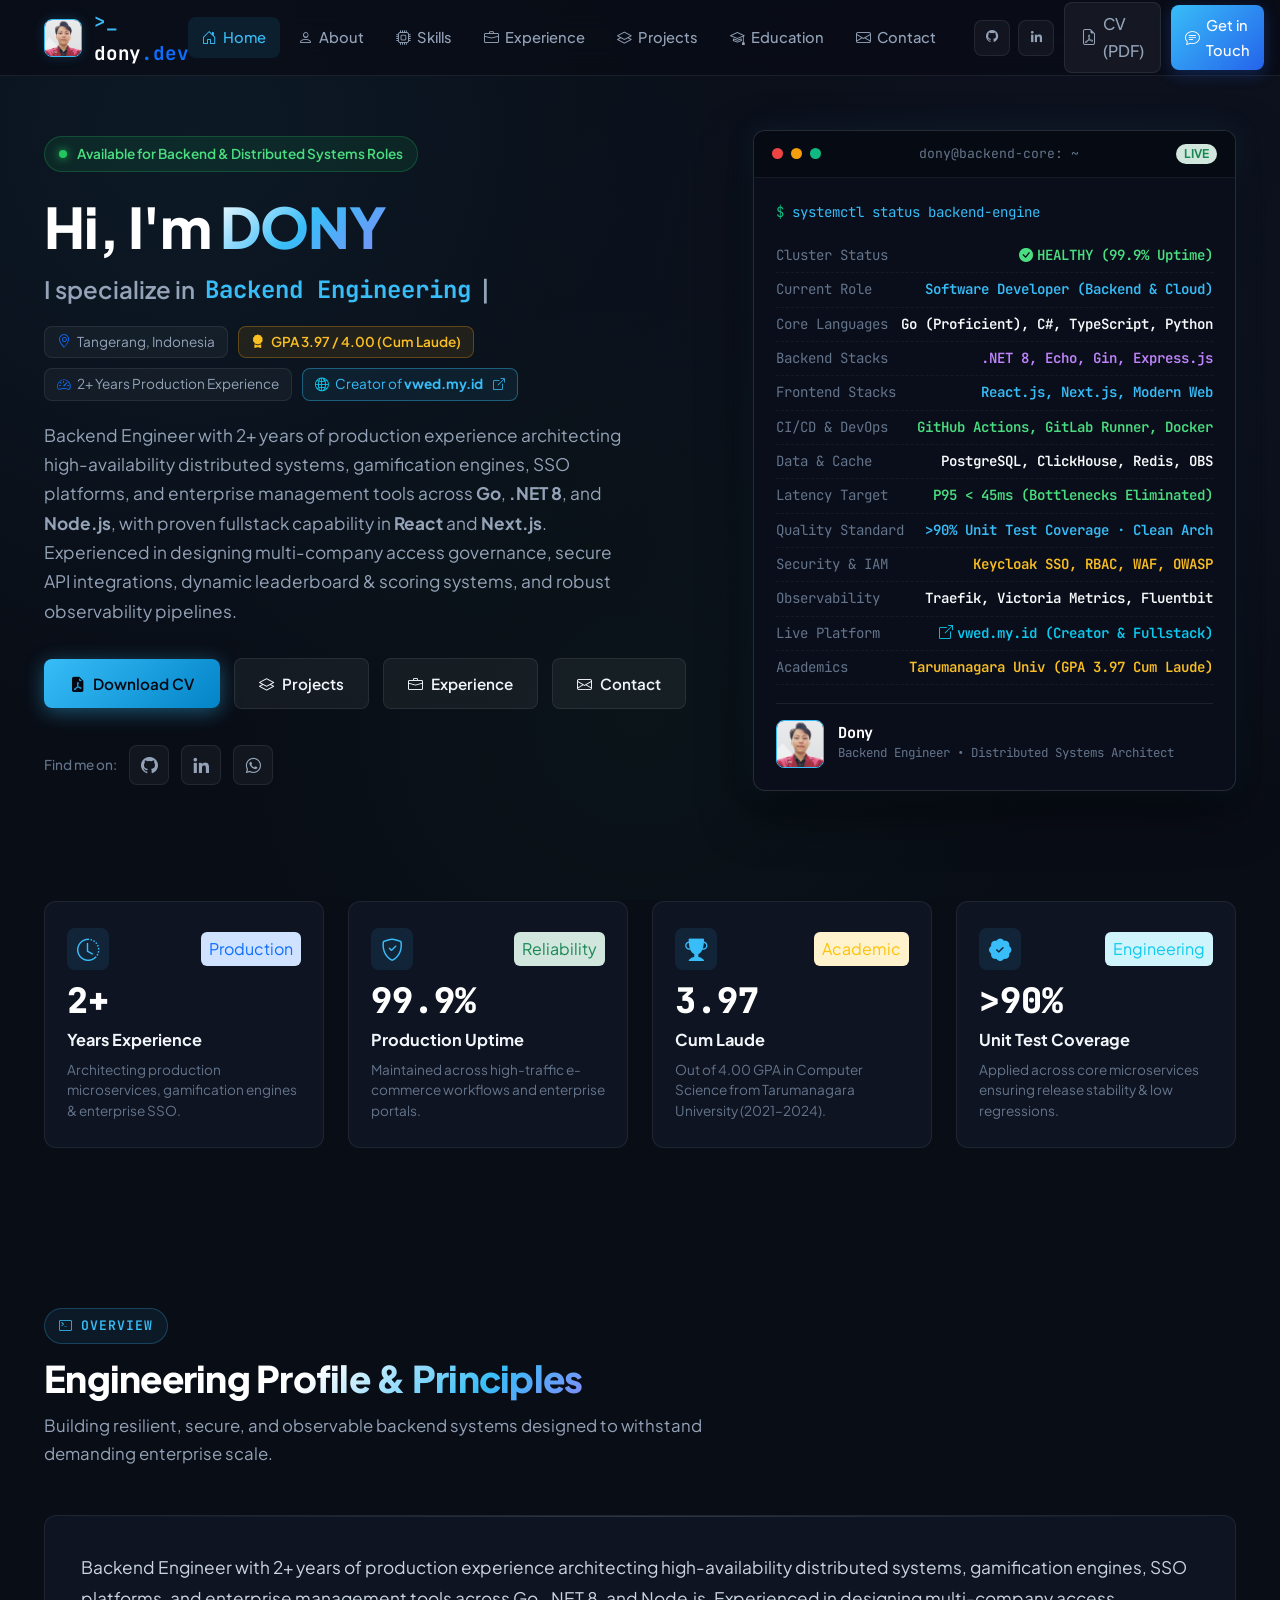
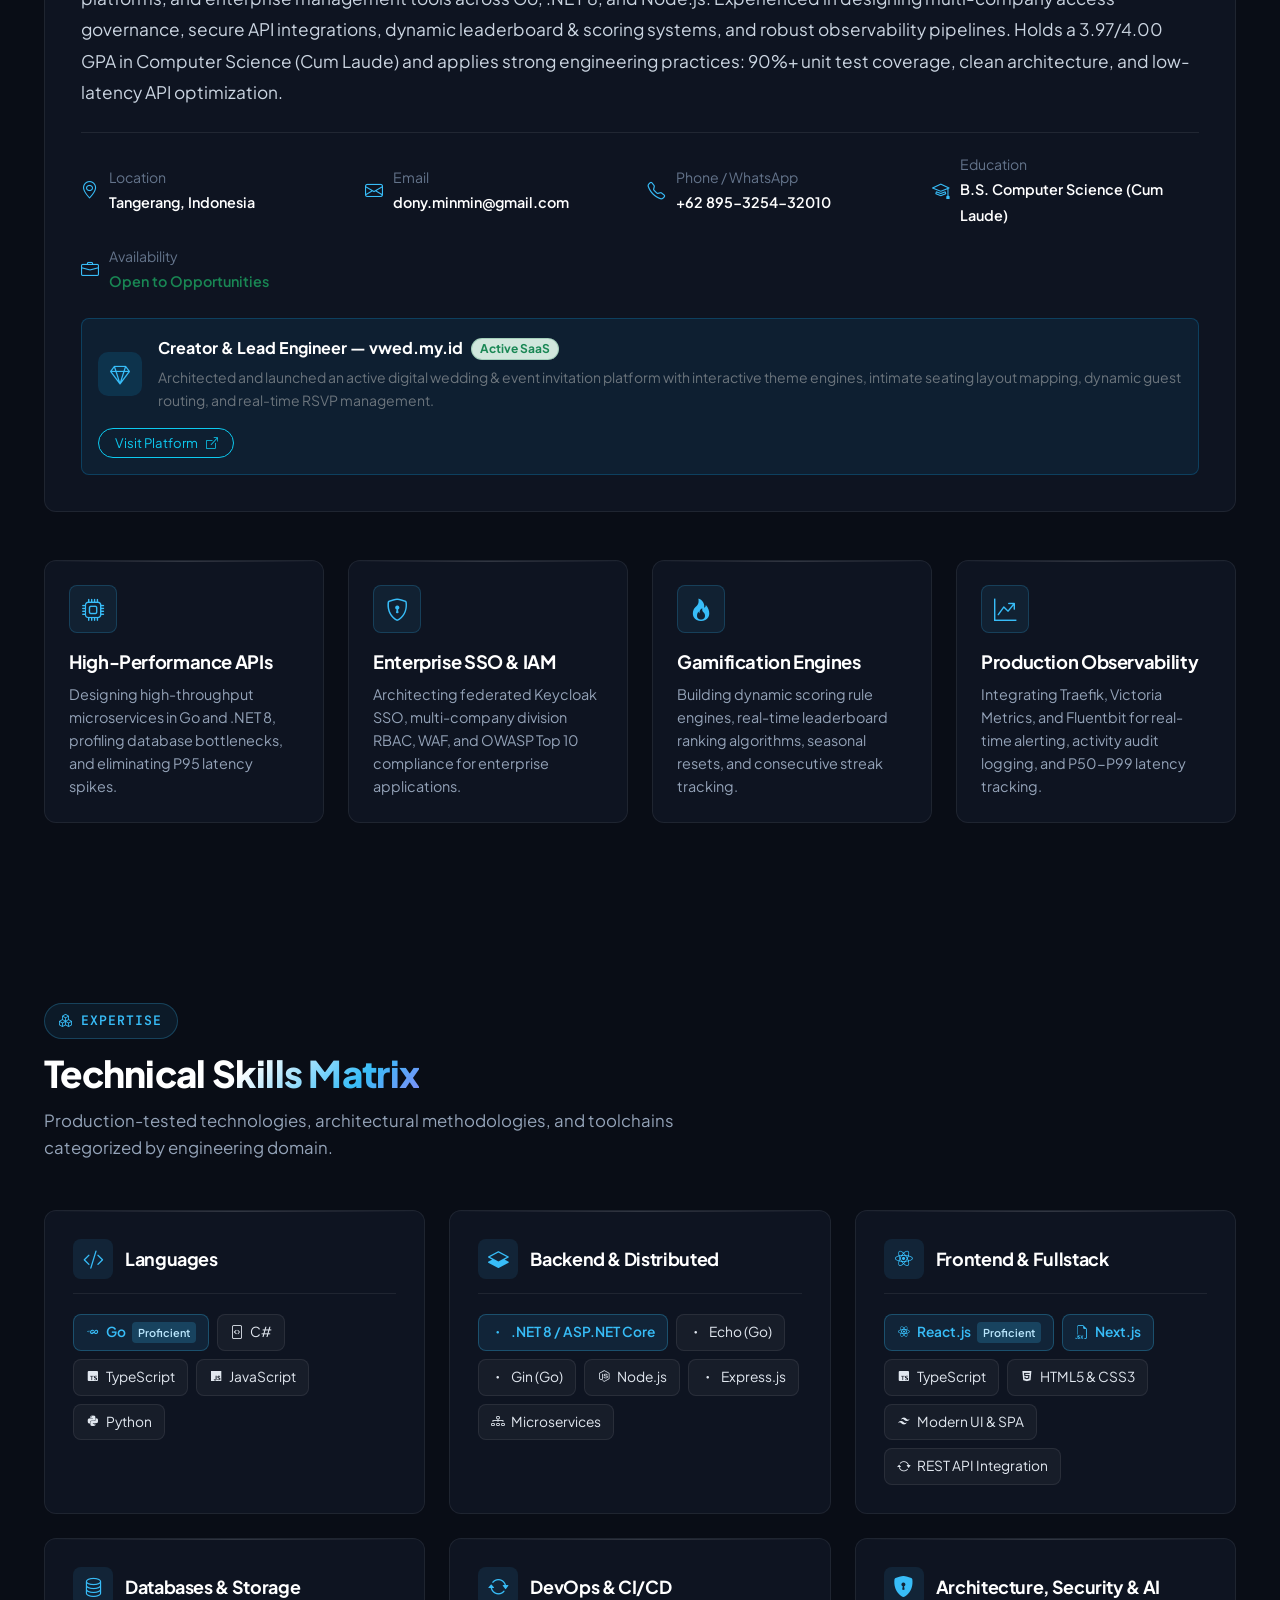
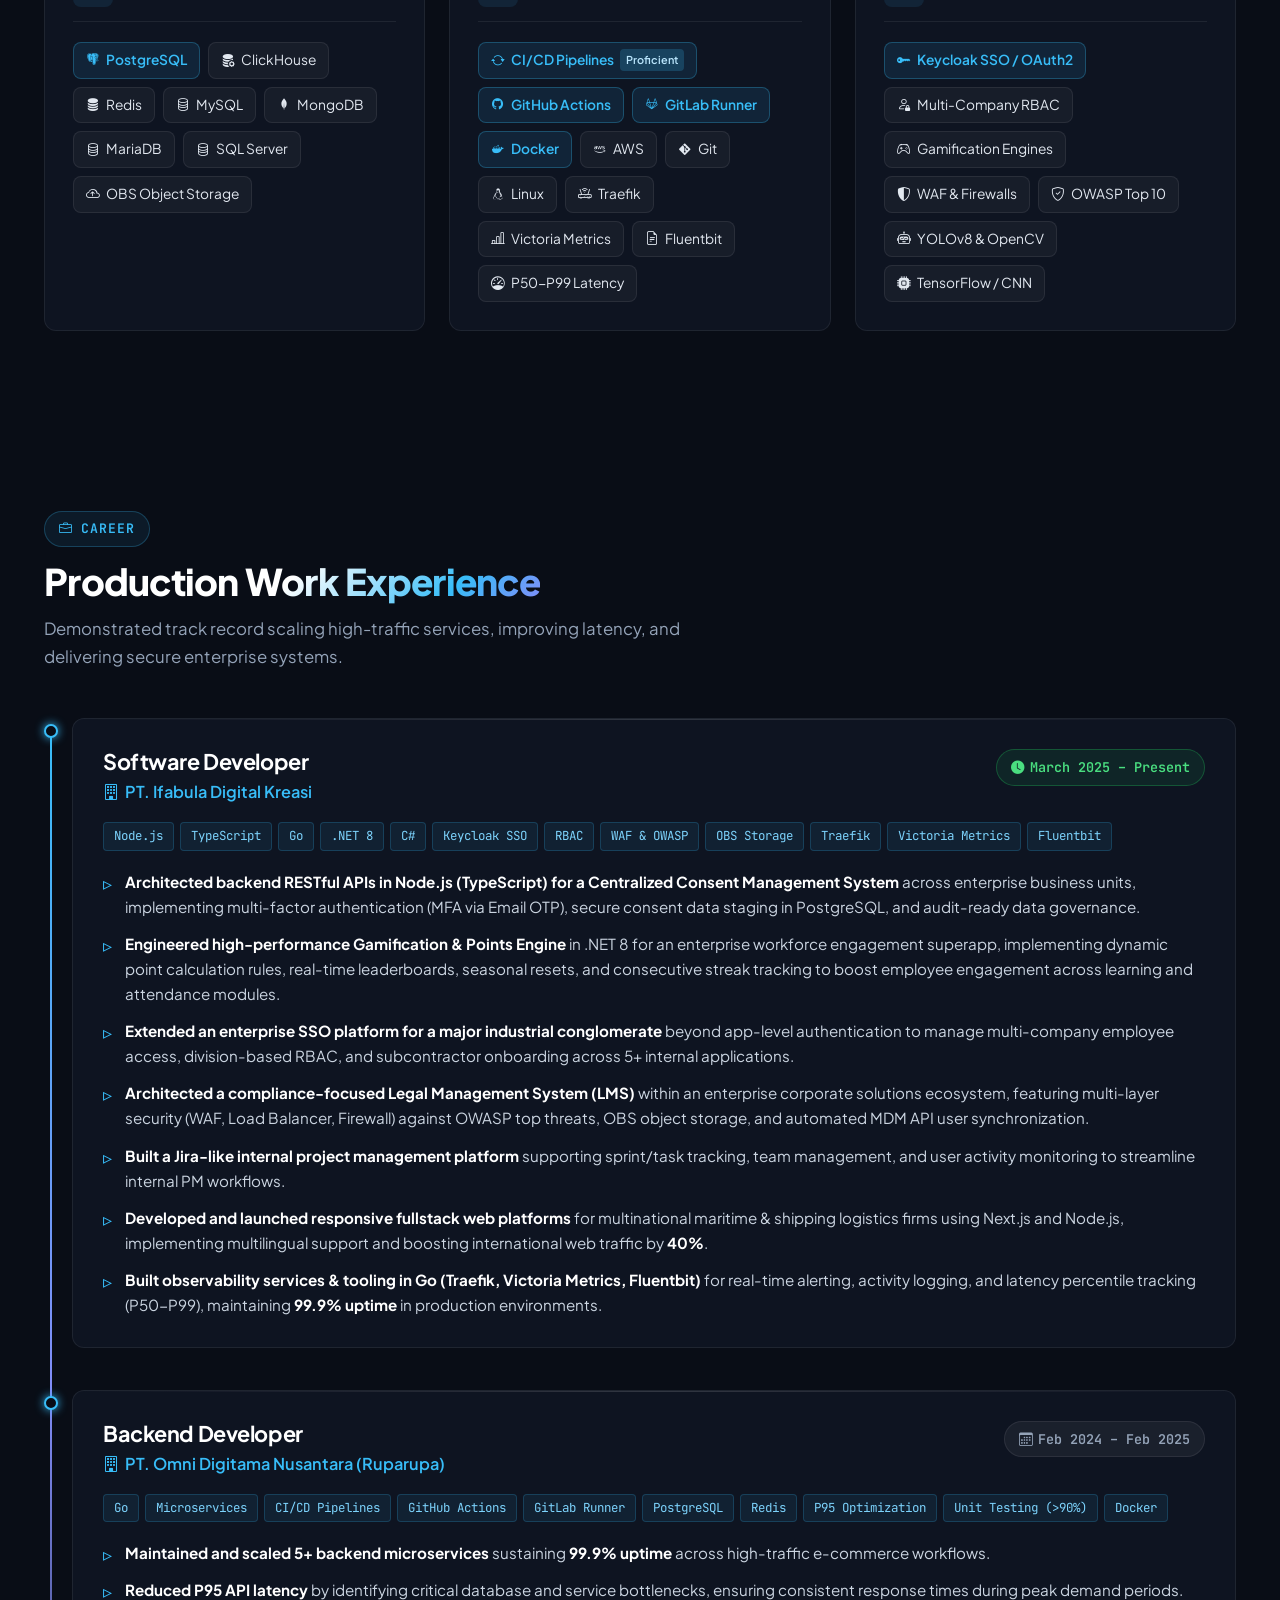
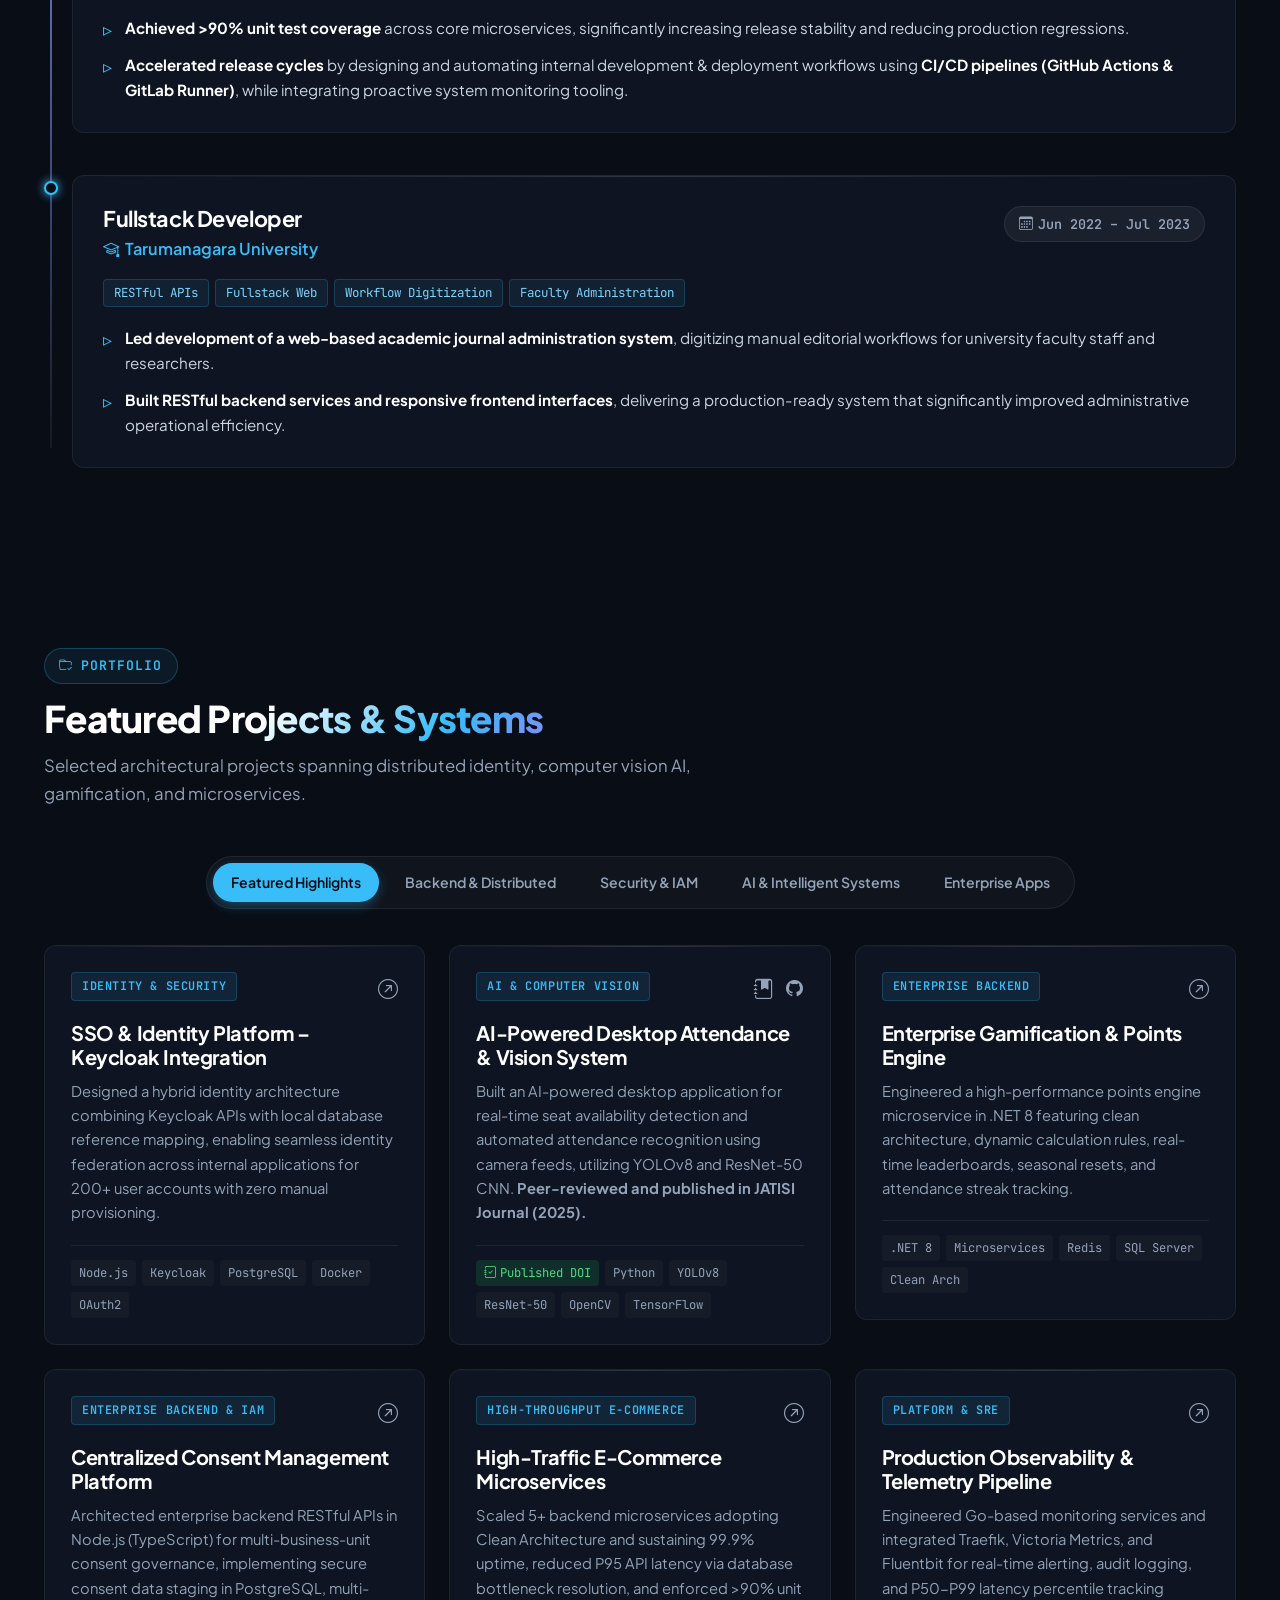
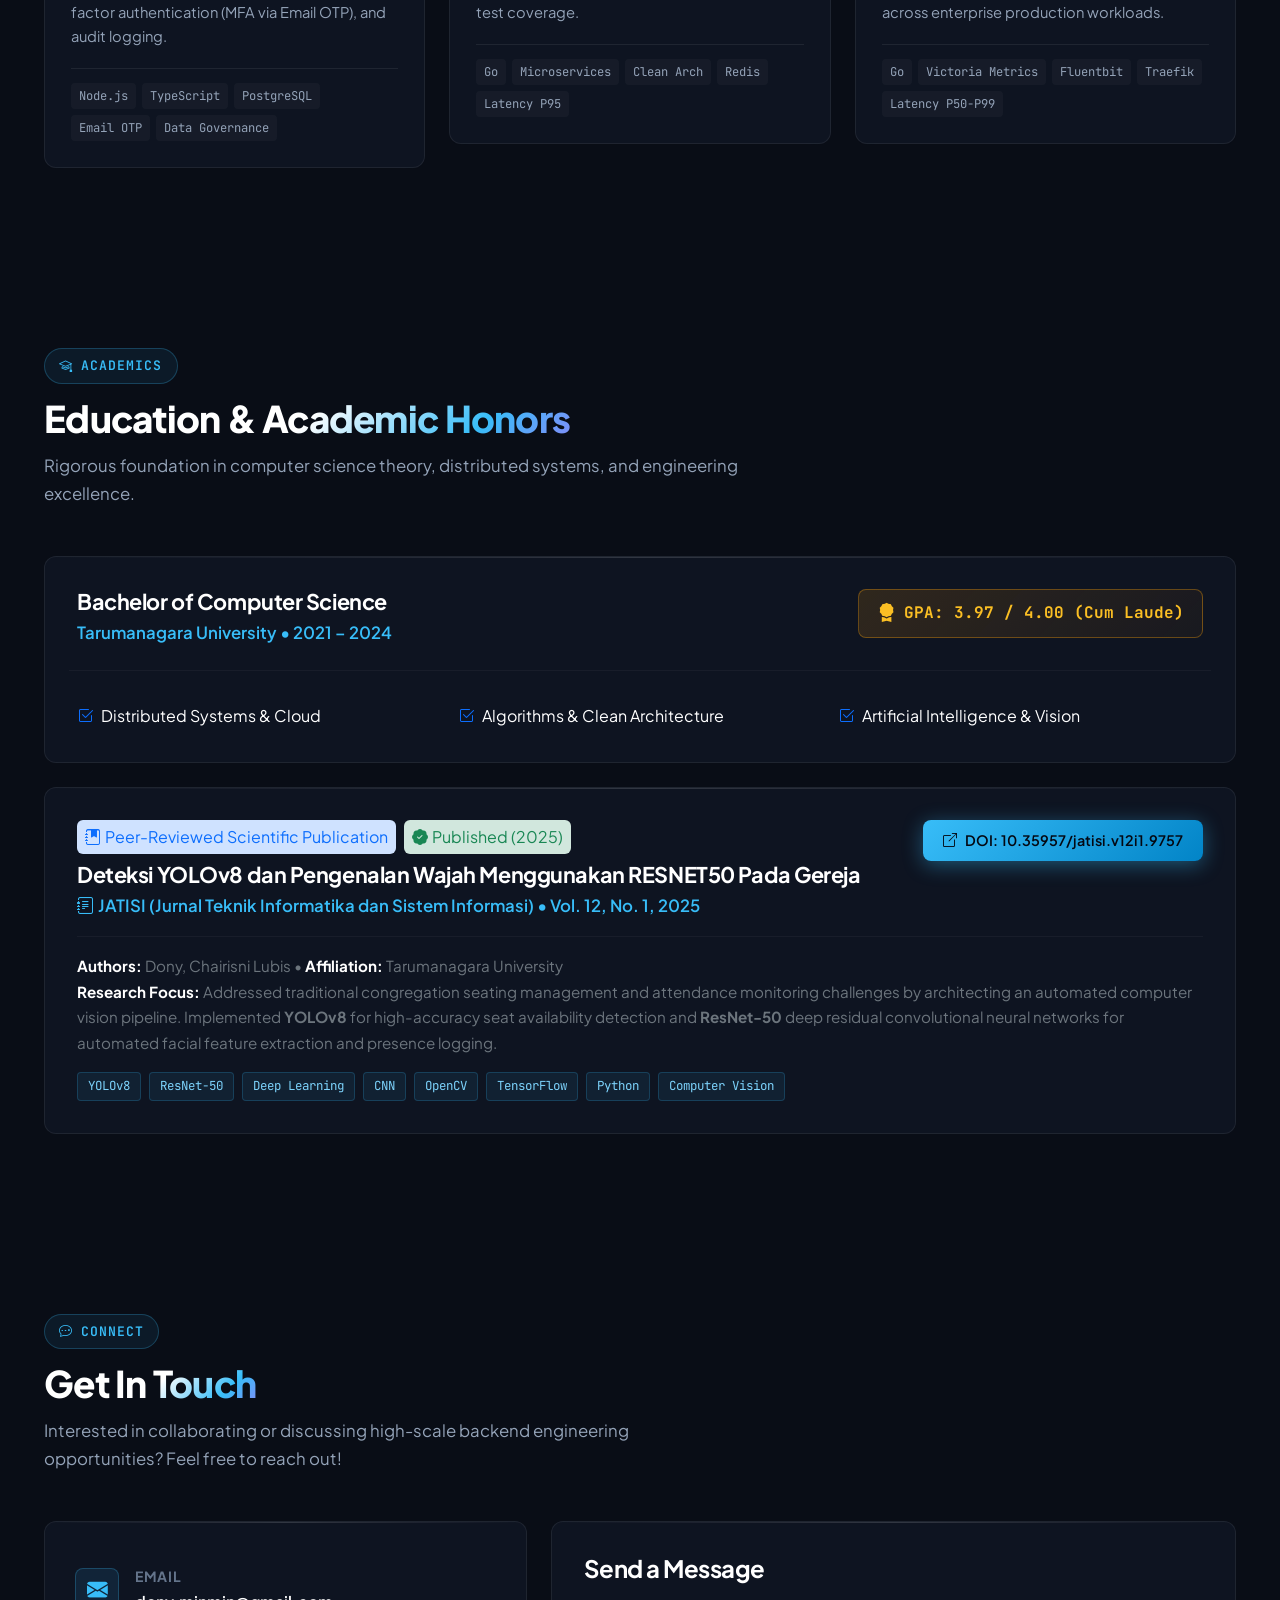
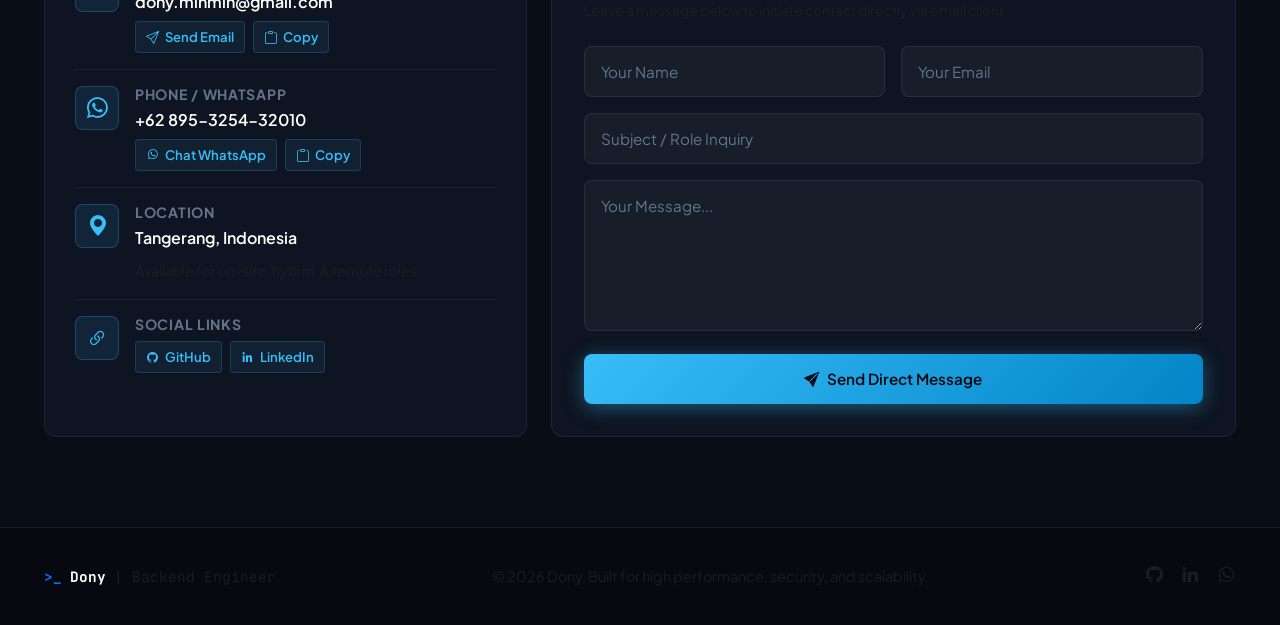
<file: index.html>
<!DOCTYPE html>
<html lang="en">

<head>
  <meta charset="utf-8">
  <meta content="width=device-width, initial-scale=1.0" name="viewport">

  <title>Dony | Backend Engineer & Software Developer</title>
  <meta content="Backend Engineer with 2+ years of production experience architecting high-availability distributed systems, gamification engines, SSO platforms, and enterprise management tools across Go, .NET 8, and Node.js." name="description">
  <meta content="Dony, Backend Engineer, Software Developer, Go, .NET 8, Node.js, Microservices, Keycloak, SSO, PostgreSQL, Redis, Docker, Tangerang" name="keywords">

  <!-- Favicons -->
  <link href="assets/img/favicon.jpg" rel="icon">
  <link href="assets/img/apple-touch-icon.png" rel="apple-touch-icon">

  <!-- Google Fonts -->
  <link rel="preconnect" href="https://fonts.googleapis.com">
  <link rel="preconnect" href="https://fonts.gstatic.com" crossorigin>
  <link href="https://fonts.googleapis.com/css2?family=JetBrains+Mono:wght@400;500;600;700&family=Plus+Jakarta+Sans:wght@400;500;600;700;800&family=Inter:wght@400;500;600;700&display=swap" rel="stylesheet">

  <!-- Vendor CSS Files -->
  <link href="assets/vendor/aos/aos.css" rel="stylesheet">
  <link href="assets/vendor/bootstrap/css/bootstrap.min.css" rel="stylesheet">
  <link href="assets/vendor/bootstrap-icons/bootstrap-icons.css" rel="stylesheet">
  <link href="assets/vendor/boxicons/css/boxicons.min.css" rel="stylesheet">
  <link href="assets/vendor/glightbox/css/glightbox.min.css" rel="stylesheet">

  <!-- Bespoke Theme CSS File -->
  <link href="assets/css/style.css" rel="stylesheet">
</head>

<body>

  <!-- ======= Modern Sticky Glass Header ======= -->
  <header id="header">
    <div class="nav-container">

      <!-- Brand Logo -->
      <a href="#hero" class="brand-logo scrollto">
        <img src="assets/img/profile-img.jpg" alt="Dony" class="brand-avatar">
        <span><span class="brand-prompt">&gt;_</span> dony<span class="text-primary">.dev</span></span>
      </a>

      <!-- Desktop Navigation Menu -->
      <nav id="navbar" class="nav-menu">
        <ul>
          <li><a href="#hero" class="scrollto active"><i class="bi bi-house-door"></i> <span>Home</span></a></li>
          <li><a href="#about" class="scrollto"><i class="bi bi-person"></i> <span>About</span></a></li>
          <li><a href="#skills" class="scrollto"><i class="bi bi-cpu"></i> <span>Skills</span></a></li>
          <li><a href="#experience" class="scrollto"><i class="bi bi-briefcase"></i> <span>Experience</span></a></li>
          <li><a href="#portfolio" class="scrollto"><i class="bi bi-layers"></i> <span>Projects</span></a></li>
          <li><a href="#education" class="scrollto"><i class="bi bi-mortarboard"></i> <span>Education</span></a></li>
          <li><a href="#contact" class="scrollto"><i class="bi bi-envelope"></i> <span>Contact</span></a></li>
        </ul>

        <!-- Navigation CTAs & Socials -->
        <div class="nav-cta-group ms-lg-4">
          <div class="d-flex align-items-center gap-2">
            <a href="https://github.com/DonyMimin" target="_blank" rel="noopener noreferrer" class="nav-social-btn" title="GitHub Profile">
              <i class="bx bxl-github"></i>
            </a>
            <a href="https://linkedin.com/in/dony152252238" target="_blank" rel="noopener noreferrer" class="nav-social-btn" title="LinkedIn Profile">
              <i class="bx bxl-linkedin"></i>
            </a>
          </div>
          <a href="assets/docs/Dony_CV.pdf" target="_blank" download="Dony_CV_Backend_Engineer.pdf" class="btn-secondary-glow py-2 px-3 fs-6" title="Download CV PDF">
            <i class="bi bi-file-earmark-pdf"></i>
            <span>CV (PDF)</span>
          </a>
          <a href="#contact" class="nav-contact-btn scrollto">
            <i class="bi bi-chat-text"></i>
            <span>Get in Touch</span>
          </a>
        </div>
      </nav>

      <!-- Mobile Nav Toggle -->
      <button class="mobile-nav-toggle d-lg-none" aria-label="Toggle navigation">
        <i class="bi bi-list"></i>
      </button>

    </div>
  </header>
  <!-- End Header -->

  <main id="main">

    <!-- ======= Hero Section ======= -->
    <section id="hero" class="d-flex align-items-center">
      <div class="content-wrapper w-100">
        <div class="row align-items-center gy-5">

          <!-- Hero Left Column: Intro -->
          <div class="col-lg-7" data-aos="fade-right">
            
            <div class="status-pill">
              <span class="status-dot"></span>
              <span>Available for Backend &amp; Distributed Systems Roles</span>
            </div>

            <h1 class="hero-title">
              Hi, I'm <span class="name-gradient">DONY</span>
            </h1>

            <div class="hero-role">
              <span>I specialize in</span>
              <span class="typed" data-typed-items="Backend Engineering, Distributed Systems, Go &amp; .NET 8 Microservices, CI/CD &amp; DevOps Pipelines, Fullstack Web (React &amp; Next.js), Low-Latency Architecture"></span>
            </div>

            <div class="hero-meta-badges">
              <div class="meta-pill">
                <i class="bi bi-geo-alt text-primary"></i>
                <span>Tangerang, Indonesia</span>
              </div>
              <div class="meta-pill highlight">
                <i class="bi bi-award-fill"></i>
                <span>GPA 3.97 / 4.00 (Cum Laude)</span>
              </div>
              <div class="meta-pill">
                <i class="bi bi-speedometer2 text-primary"></i>
                <span>2+ Years Production Experience</span>
              </div>
              <a href="https://vwed.my.id" target="_blank" rel="noopener noreferrer" class="meta-pill text-decoration-none" style="border-color: rgba(56, 189, 248, 0.4); background: rgba(56, 189, 248, 0.08); color: #38bdf8;" title="Visit vwed.my.id">
                <i class="bi bi-globe2 text-info"></i>
                <span>Creator of <strong>vwed.my.id</strong></span>
                <i class="bi bi-box-arrow-up-right ms-1" style="font-size: 0.72rem;"></i>
              </a>
            </div>

            <p class="hero-description">
              Backend Engineer with 2+ years of production experience architecting high-availability distributed systems, gamification engines, SSO platforms, and enterprise management tools across <strong>Go</strong>, <strong>.NET 8</strong>, and <strong>Node.js</strong>, with proven fullstack capability in <strong>React</strong> and <strong>Next.js</strong>. Experienced in designing multi-company access governance, secure API integrations, dynamic leaderboard & scoring systems, and robust observability pipelines. 
            </p>

            <div class="hero-actions">
              <a href="assets/docs/Dony_CV.pdf" target="_blank" download="Dony_CV_Backend_Engineer.pdf" class="btn-primary-glow">
                <i class="bi bi-file-earmark-pdf-fill"></i>
                <span>Download CV</span>
              </a>
              <a href="#portfolio" class="btn-secondary-glow scrollto">
                <i class="bi bi-layers"></i>
                <span>Projects</span>
              </a>
              <a href="#experience" class="btn-secondary-glow scrollto">
                <i class="bi bi-briefcase"></i>
                <span>Experience</span>
              </a>
              <a href="#contact" class="btn-secondary-glow scrollto">
                <i class="bi bi-envelope"></i>
                <span>Contact</span>
              </a>
            </div>

            <div class="hero-social-strip">
              <span>Find me on:</span>
              <a href="https://github.com/DonyMimin" target="_blank" rel="noopener noreferrer" class="social-pill-btn" title="GitHub"><i class="bx bxl-github"></i></a>
              <a href="https://linkedin.com/in/dony152252238" target="_blank" rel="noopener noreferrer" class="social-pill-btn" title="LinkedIn"><i class="bx bxl-linkedin"></i></a>
              <a href="https://wa.me/62895325432010" target="_blank" rel="noopener noreferrer" class="social-pill-btn" title="WhatsApp"><i class="bx bxl-whatsapp"></i></a>
            </div>

          </div>

          <!-- Hero Right: Live Architecture Mockup Card -->
          <div class="col-lg-5" data-aos="fade-left" data-aos-delay="200">
            <div class="terminal-card">
              <div class="terminal-header">
                <div class="terminal-controls">
                  <span class="terminal-dot close"></span>
                  <span class="terminal-dot minimize"></span>
                  <span class="terminal-dot expand"></span>
                </div>
                <div class="terminal-title">dony@backend-core: ~</div>
                <span class="badge bg-success-subtle text-success py-1 px-2 rounded-pill small">LIVE</span>
              </div>

              <div class="terminal-body">
                <div class="term-cmd">
                  <span class="term-prompt">$</span> systemctl status backend-engine
                </div>

                <div class="term-row">
                  <span class="term-key">Cluster Status</span>
                  <span class="term-val success"><i class="bi bi-check-circle-fill me-1"></i>HEALTHY (99.9% Uptime)</span>
                </div>

                <div class="term-row">
                  <span class="term-key">Current Role</span>
                  <span class="term-val cyan">Software Developer (Backend &amp; Cloud)</span>
                </div>

                <div class="term-row">
                  <span class="term-key">Core Languages</span>
                  <span class="term-val">Go (Proficient), C#, TypeScript, Python</span>
                </div>

                <div class="term-row">
                  <span class="term-key">Backend Stacks</span>
                  <span class="term-val purple">.NET 8, Echo, Gin, Express.js</span>
                </div>

                <div class="term-row">
                  <span class="term-key">Frontend Stacks</span>
                  <span class="term-val cyan">React.js, Next.js, Modern Web</span>
                </div>

                <div class="term-row">
                  <span class="term-key">CI/CD &amp; DevOps</span>
                  <span class="term-val success">GitHub Actions, GitLab Runner, Docker</span>
                </div>

                <div class="term-row">
                  <span class="term-key">Data &amp; Cache</span>
                  <span class="term-val">PostgreSQL, ClickHouse, Redis, OBS</span>
                </div>

                <div class="term-row">
                  <span class="term-key">Latency Target</span>
                  <span class="term-val success">P95 &lt; 45ms (Bottlenecks Eliminated)</span>
                </div>

                <div class="term-row">
                  <span class="term-key">Quality Standard</span>
                  <span class="term-val cyan">&gt;90% Unit Test Coverage · Clean Arch</span>
                </div>

                <div class="term-row">
                  <span class="term-key">Security &amp; IAM</span>
                  <span class="term-val amber">Keycloak SSO, RBAC, WAF, OWASP</span>
                </div>

                <div class="term-row">
                  <span class="term-key">Observability</span>
                  <span class="term-val">Traefik, Victoria Metrics, Fluentbit</span>
                </div>

                <div class="term-row">
                  <span class="term-key">Live Platform</span>
                  <span class="term-val cyan"><a href="https://vwed.my.id" target="_blank" rel="noopener noreferrer" class="text-info text-decoration-none"><i class="bi bi-box-arrow-up-right me-1"></i>vwed.my.id (Creator &amp; Fullstack)</a></span>
                </div>

                <div class="term-row">
                  <span class="term-key">Academics</span>
                  <span class="term-val amber">Tarumanagara Univ (GPA 3.97 Cum Laude)</span>
                </div>

                <!-- Footer Mini Profile inside Terminal -->
                <div class="terminal-footer-profile">
                  <img src="assets/img/profile-img.jpg" alt="Dony" class="term-profile-img">
                  <div class="term-profile-info">
                    <h6>Dony</h6>
                    <p>Backend Engineer &bull; Distributed Systems Architect</p>
                  </div>
                </div>

              </div>

            </div>
          </div>

        </div>
      </div>
    </section>
    <!-- End Hero Section -->

    <!-- ======= Engineering Impact Metrics Section (Replaces Facts) ======= -->
    <section id="metrics" class="metrics-section">
      <div class="content-wrapper">
        <div class="row g-4">

          <!-- Metric 1 -->
          <div class="col-lg-3 col-md-6" data-aos="fade-up" data-aos-delay="50">
            <div class="metric-card">
              <div class="metric-header">
                <div class="metric-icon"><i class="bi bi-clock-history"></i></div>
                <span class="badge-mini text-primary bg-primary-subtle px-2 py-1 rounded">Production</span>
              </div>
              <div class="metric-value">2+</div>
              <div class="metric-title">Years Experience</div>
              <p class="metric-desc">Architecting production microservices, gamification engines &amp; enterprise SSO.</p>
            </div>
          </div>

          <!-- Metric 2 -->
          <div class="col-lg-3 col-md-6" data-aos="fade-up" data-aos-delay="100">
            <div class="metric-card">
              <div class="metric-header">
                <div class="metric-icon"><i class="bi bi-shield-check"></i></div>
                <span class="badge-mini text-success bg-success-subtle px-2 py-1 rounded">Reliability</span>
              </div>
              <div class="metric-value">99.9%</div>
              <div class="metric-title">Production Uptime</div>
              <p class="metric-desc">Maintained across high-traffic e-commerce workflows and enterprise portals.</p>
            </div>
          </div>

          <!-- Metric 3 -->
          <div class="col-lg-3 col-md-6" data-aos="fade-up" data-aos-delay="150">
            <div class="metric-card">
              <div class="metric-header">
                <div class="metric-icon"><i class="bi bi-trophy-fill"></i></div>
                <span class="badge-mini text-warning bg-warning-subtle px-2 py-1 rounded">Academic</span>
              </div>
              <div class="metric-value">3.97</div>
              <div class="metric-title">Cum Laude</div>
              <p class="metric-desc">Out of 4.00 GPA in Computer Science from Tarumanagara University (2021–2024).</p>
            </div>
          </div>

          <!-- Metric 4 -->
          <div class="col-lg-3 col-md-6" data-aos="fade-up" data-aos-delay="200">
            <div class="metric-card">
              <div class="metric-header">
                <div class="metric-icon"><i class="bi bi-patch-check-fill"></i></div>
                <span class="badge-mini text-info bg-info-subtle px-2 py-1 rounded">Engineering</span>
              </div>
              <div class="metric-value">&gt;90%</div>
              <div class="metric-title">Unit Test Coverage</div>
              <p class="metric-desc">Applied across core microservices ensuring release stability &amp; low regressions.</p>
            </div>
          </div>

        </div>
      </div>
    </section>
    <!-- End Metrics Section -->

    <!-- ======= About & Engineering Philosophy Section ======= -->
    <section id="about" class="about">
      <div class="content-wrapper">

        <div class="section-title" data-aos="fade-up">
          <span class="section-badge"><i class="bi bi-terminal"></i> Overview</span>
          <h2>Engineering <span class="text-gradient">Profile &amp; Principles</span></h2>
          <p>Building resilient, secure, and observable backend systems designed to withstand demanding enterprise scale.</p>
        </div>

        <div class="row gy-4 mb-5">
          <div class="col-lg-12" data-aos="fade-up">
            <div class="glass-card about-bio-card">
              <p class="about-bio-text">
                Backend Engineer with 2+ years of production experience architecting high-availability distributed systems, gamification engines, SSO platforms, and enterprise management tools across Go, .NET 8, and Node.js. Experienced in designing multi-company access governance, secure API integrations, dynamic leaderboard &amp; scoring systems, and robust observability pipelines. Holds a 3.97/4.00 GPA in Computer Science (Cum Laude) and applies strong engineering practices: 90%+ unit test coverage, clean architecture, and low-latency API optimization.
              </p>

              <div class="about-bio-details">
                <div class="bio-detail-item">
                  <i class="bi bi-geo-alt"></i>
                  <div>
                    <span class="label d-block">Location</span>
                    <span class="val">Tangerang, Indonesia</span>
                  </div>
                </div>

                <div class="bio-detail-item">
                  <i class="bi bi-envelope"></i>
                  <div>
                    <span class="label d-block">Email</span>
                    <span class="val">dony.minmin@gmail.com</span>
                  </div>
                </div>

                <div class="bio-detail-item">
                  <i class="bi bi-telephone"></i>
                  <div>
                    <span class="label d-block">Phone / WhatsApp</span>
                    <span class="val">+62 895-3254-32010</span>
                  </div>
                </div>

                <div class="bio-detail-item">
                  <i class="bi bi-mortarboard"></i>
                  <div>
                    <span class="label d-block">Education</span>
                    <span class="val">B.S. Computer Science (Cum Laude)</span>
                  </div>
                </div>

                <div class="bio-detail-item">
                  <i class="bi bi-briefcase"></i>
                  <div>
                    <span class="label d-block">Availability</span>
                    <span class="val text-success">Open to Opportunities</span>
                  </div>
                </div>
              </div>

              <!-- Creator of vwed.my.id Highlight Callout -->
              <div class="mt-4 p-3 rounded-3 d-flex align-items-center justify-content-between flex-wrap gap-3" style="background: rgba(14, 165, 233, 0.08); border: 1px solid rgba(14, 165, 233, 0.25);">
                <div class="d-flex align-items-center gap-3">
                  <div style="width: 44px; height: 44px; border-radius: 10px; background: rgba(14, 165, 233, 0.15); display: flex; align-items: center; justify-content: center; color: #38bdf8; font-size: 1.25rem; flex-shrink: 0;">
                    <i class="bi bi-gem"></i>
                  </div>
                  <div>
                    <div class="fw-bold text-white d-flex align-items-center gap-2 flex-wrap">
                      <span>Creator &amp; Lead Engineer &mdash; vwed.my.id</span>
                      <span class="badge bg-success-subtle text-success border border-success border-opacity-25 py-1 px-2 rounded-pill small">Active SaaS</span>
                    </div>
                    <div class="text-secondary small mt-1">
                      Architected and launched an active digital wedding &amp; event invitation platform with interactive theme engines, intimate seating layout mapping, dynamic guest routing, and real-time RSVP management.
                    </div>
                  </div>
                </div>
                <a href="https://vwed.my.id" target="_blank" rel="noopener noreferrer" class="btn btn-sm btn-outline-info rounded-pill px-3 py-1 d-inline-flex align-items-center gap-2" style="font-size: 0.82rem;">
                  <span>Visit Platform</span>
                  <i class="bi bi-box-arrow-up-right small"></i>
                </a>
              </div>

            </div>
          </div>
        </div>

        <!-- 4 Architectural Pillars -->
        <div class="row g-4">

          <div class="col-md-6 col-lg-3" data-aos="fade-up" data-aos-delay="100">
            <div class="glass-card pillar-card">
              <div class="pillar-icon-wrap">
                <i class="bi bi-cpu"></i>
              </div>
              <h4>High-Performance APIs</h4>
              <p>Designing high-throughput microservices in Go and .NET 8, profiling database bottlenecks, and eliminating P95 latency spikes.</p>
            </div>
          </div>

          <div class="col-md-6 col-lg-3" data-aos="fade-up" data-aos-delay="150">
            <div class="glass-card pillar-card">
              <div class="pillar-icon-wrap">
                <i class="bi bi-shield-lock"></i>
              </div>
              <h4>Enterprise SSO &amp; IAM</h4>
              <p>Architecting federated Keycloak SSO, multi-company division RBAC, WAF, and OWASP Top 10 compliance for enterprise applications.</p>
            </div>
          </div>

          <div class="col-md-6 col-lg-3" data-aos="fade-up" data-aos-delay="200">
            <div class="glass-card pillar-card">
              <div class="pillar-icon-wrap">
                <i class="bi bi-fire"></i>
              </div>
              <h4>Gamification Engines</h4>
              <p>Building dynamic scoring rule engines, real-time leaderboard ranking algorithms, seasonal resets, and consecutive streak tracking.</p>
            </div>
          </div>

          <div class="col-md-6 col-lg-3" data-aos="fade-up" data-aos-delay="250">
            <div class="glass-card pillar-card">
              <div class="pillar-icon-wrap">
                <i class="bi bi-graph-up-arrow"></i>
              </div>
              <h4>Production Observability</h4>
              <p>Integrating Traefik, Victoria Metrics, and Fluentbit for real-time alerting, activity audit logging, and P50-P99 latency tracking.</p>
            </div>
          </div>

        </div>

      </div>
    </section>
    <!-- End About Section -->

    <!-- ======= Technical Skills Matrix Section ======= -->
    <section id="skills" class="skills">
      <div class="content-wrapper">

        <div class="section-title" data-aos="fade-up">
          <span class="section-badge"><i class="bi bi-boxes"></i> Expertise</span>
          <h2>Technical <span class="text-gradient">Skills Matrix</span></h2>
          <p>Production-tested technologies, architectural methodologies, and toolchains categorized by engineering domain.</p>
        </div>

        <div class="row g-4">

          <!-- 1. Programming Languages -->
          <div class="col-lg-4 col-md-6" data-aos="fade-up">
            <div class="glass-card skill-group-card">
              <div class="skill-group-header">
                <div class="skill-group-icon"><i class="bi bi-code-slash"></i></div>
                <h4 class="skill-group-title">Languages</h4>
              </div>
              <div class="skill-tags-wrapper">
                <span class="tech-chip proficient">
                  <i class="bx bxl-go-lang"></i> Go <span class="badge-mini">Proficient</span>
                </span>
                <span class="tech-chip"><i class="bi bi-file-code"></i> C#</span>
                <span class="tech-chip"><i class="bx bxl-typescript"></i> TypeScript</span>
                <span class="tech-chip"><i class="bx bxl-javascript"></i> JavaScript</span>
                <span class="tech-chip"><i class="bx bxl-python"></i> Python</span>
              </div>
            </div>
          </div>

          <!-- 2. Backend & Distributed -->
          <div class="col-lg-4 col-md-6" data-aos="fade-up" data-aos-delay="50">
            <div class="glass-card skill-group-card">
              <div class="skill-group-header">
                <div class="skill-group-icon"><i class="bi bi-layers-half"></i></div>
                <h4 class="skill-group-title">Backend &amp; Distributed</h4>
              </div>
              <div class="skill-tags-wrapper">
                <span class="tech-chip proficient"><i class="bi bi-dot"></i> .NET 8 / ASP.NET Core</span>
                <span class="tech-chip"><i class="bi bi-dot"></i> Echo (Go)</span>
                <span class="tech-chip"><i class="bi bi-dot"></i> Gin (Go)</span>
                <span class="tech-chip"><i class="bx bxl-nodejs"></i> Node.js</span>
                <span class="tech-chip"><i class="bi bi-dot"></i> Express.js</span>
                <span class="tech-chip"><i class="bi bi-diagram-3"></i> Microservices</span>
              </div>
            </div>
          </div>

          <!-- 3. Frontend & Modern Web -->
          <div class="col-lg-4 col-md-6" data-aos="fade-up" data-aos-delay="100">
            <div class="glass-card skill-group-card">
              <div class="skill-group-header">
                <div class="skill-group-icon"><i class="bx bxl-react"></i></div>
                <h4 class="skill-group-title">Frontend &amp; Fullstack</h4>
              </div>
              <div class="skill-tags-wrapper">
                <span class="tech-chip proficient"><i class="bx bxl-react"></i> React.js <span class="badge-mini">Proficient</span></span>
                <span class="tech-chip proficient"><i class="bi bi-filetype-jsx"></i> Next.js</span>
                <span class="tech-chip"><i class="bx bxl-typescript"></i> TypeScript</span>
                <span class="tech-chip"><i class="bx bxl-html5"></i> HTML5 &amp; CSS3</span>
                <span class="tech-chip"><i class="bx bxl-tailwind-css"></i> Modern UI &amp; SPA</span>
                <span class="tech-chip"><i class="bi bi-arrow-repeat"></i> REST API Integration</span>
              </div>
            </div>
          </div>

          <!-- 4. Databases & Storage -->
          <div class="col-lg-4 col-md-6" data-aos="fade-up" data-aos-delay="150">
            <div class="glass-card skill-group-card">
              <div class="skill-group-header">
                <div class="skill-group-icon"><i class="bi bi-database"></i></div>
                <h4 class="skill-group-title">Databases &amp; Storage</h4>
              </div>
              <div class="skill-tags-wrapper">
                <span class="tech-chip proficient"><i class="bx bxl-postgresql"></i> PostgreSQL</span>
                <span class="tech-chip"><i class="bi bi-database-fill-gear"></i> ClickHouse</span>
                <span class="tech-chip"><i class="bi bi-database-fill"></i> Redis</span>
                <span class="tech-chip"><i class="bi bi-database"></i> MySQL</span>
                <span class="tech-chip"><i class="bx bxl-mongodb"></i> MongoDB</span>
                <span class="tech-chip"><i class="bi bi-database"></i> MariaDB</span>
                <span class="tech-chip"><i class="bi bi-database"></i> SQL Server</span>
                <span class="tech-chip"><i class="bi bi-cloud-arrow-up"></i> OBS Object Storage</span>
              </div>
            </div>
          </div>

          <!-- 5. DevOps & CI/CD Pipelines -->
          <div class="col-lg-4 col-md-6" data-aos="fade-up" data-aos-delay="200">
            <div class="glass-card skill-group-card">
              <div class="skill-group-header">
                <div class="skill-group-icon"><i class="bi bi-arrow-repeat"></i></div>
                <h4 class="skill-group-title">DevOps &amp; CI/CD</h4>
              </div>
              <div class="skill-tags-wrapper">
                <span class="tech-chip proficient"><i class="bi bi-arrow-repeat"></i> CI/CD Pipelines <span class="badge-mini">Proficient</span></span>
                <span class="tech-chip proficient"><i class="bx bxl-github"></i> GitHub Actions</span>
                <span class="tech-chip proficient"><i class="bx bxl-gitlab"></i> GitLab Runner</span>
                <span class="tech-chip proficient"><i class="bx bxl-docker"></i> Docker</span>
                <span class="tech-chip"><i class="bx bxl-aws"></i> AWS</span>
                <span class="tech-chip"><i class="bx bxl-git"></i> Git</span>
                <span class="tech-chip"><i class="bx bxl-tux"></i> Linux</span>
                <span class="tech-chip"><i class="bi bi-router"></i> Traefik</span>
                <span class="tech-chip"><i class="bi bi-bar-chart-line"></i> Victoria Metrics</span>
                <span class="tech-chip"><i class="bi bi-file-earmark-text"></i> Fluentbit</span>
                <span class="tech-chip"><i class="bi bi-speedometer"></i> P50-P99 Latency</span>
              </div>
            </div>
          </div>

          <!-- 6. Architecture, Security & AI -->
          <div class="col-lg-4 col-md-6" data-aos="fade-up" data-aos-delay="250">
            <div class="glass-card skill-group-card">
              <div class="skill-group-header">
                <div class="skill-group-icon"><i class="bi bi-shield-lock-fill"></i></div>
                <h4 class="skill-group-title">Architecture, Security &amp; AI</h4>
              </div>
              <div class="skill-tags-wrapper">
                <span class="tech-chip proficient"><i class="bi bi-key-fill"></i> Keycloak SSO / OAuth2</span>
                <span class="tech-chip"><i class="bi bi-person-lock"></i> Multi-Company RBAC</span>
                <span class="tech-chip"><i class="bi bi-controller"></i> Gamification Engines</span>
                <span class="tech-chip"><i class="bi bi-shield-shaded"></i> WAF &amp; Firewalls</span>
                <span class="tech-chip"><i class="bi bi-shield-check"></i> OWASP Top 10</span>
                <span class="tech-chip"><i class="bi bi-robot"></i> YOLOv8 &amp; OpenCV</span>
                <span class="tech-chip"><i class="bi bi-cpu-fill"></i> TensorFlow / CNN</span>
              </div>
            </div>
          </div>

        </div>

      </div>
    </section>
    <!-- End Technical Skills Matrix Section -->

    <!-- ======= Work Experience Section ======= -->
    <section id="experience" class="experience">
      <div class="content-wrapper">

        <div class="section-title" data-aos="fade-up">
          <span class="section-badge"><i class="bi bi-briefcase"></i> Career</span>
          <h2>Production <span class="text-gradient">Work Experience</span></h2>
          <p>Demonstrated track record scaling high-traffic services, improving latency, and delivering secure enterprise systems.</p>
        </div>

        <div class="experience-timeline">

          <!-- Job 1: Ifabula Digital Kreasi -->
          <div class="exp-item" data-aos="fade-up">
            <div class="exp-dot"></div>
            <div class="glass-card exp-card">

              <div class="exp-header">
                <div class="exp-role-company">
                  <h3>Software Developer</h3>
                  <div class="exp-company">
                    <i class="bi bi-building"></i>
                    <span>PT. Ifabula Digital Kreasi</span>
                  </div>
                </div>
                <div class="exp-meta-badge current">
                  <i class="bi bi-clock-fill"></i>
                  <span>March 2025 – Present</span>
                </div>
              </div>

              <div class="exp-stack-tags">
                <span class="stack-tag">Node.js</span>
                <span class="stack-tag">TypeScript</span>
                <span class="stack-tag">Go</span>
                <span class="stack-tag">.NET 8</span>
                <span class="stack-tag">C#</span>
                <span class="stack-tag">Keycloak SSO</span>
                <span class="stack-tag">RBAC</span>
                <span class="stack-tag">WAF &amp; OWASP</span>
                <span class="stack-tag">OBS Storage</span>
                <span class="stack-tag">Traefik</span>
                <span class="stack-tag">Victoria Metrics</span>
                <span class="stack-tag">Fluentbit</span>
              </div>

              <ul class="exp-bullet-list">
                <li>
                  <strong>Architected backend RESTful APIs in Node.js (TypeScript) for a Centralized Consent Management System</strong> across enterprise business units, implementing multi-factor authentication (MFA via Email OTP), secure consent data staging in PostgreSQL, and audit-ready data governance.
                </li>
                <li>
                  <strong>Engineered high-performance Gamification &amp; Points Engine</strong> in .NET 8 for an enterprise workforce engagement superapp, implementing dynamic point calculation rules, real-time leaderboards, seasonal resets, and consecutive streak tracking to boost employee engagement across learning and attendance modules.
                </li>
                <li>
                  <strong>Extended an enterprise SSO platform for a major industrial conglomerate</strong> beyond app-level authentication to manage multi-company employee access, division-based RBAC, and subcontractor onboarding across 5+ internal applications.
                </li>
                <li>
                  <strong>Architected a compliance-focused Legal Management System (LMS)</strong> within an enterprise corporate solutions ecosystem, featuring multi-layer security (WAF, Load Balancer, Firewall) against OWASP top threats, OBS object storage, and automated MDM API user synchronization.
                </li>
                <li>
                  <strong>Built a Jira-like internal project management platform</strong> supporting sprint/task tracking, team management, and user activity monitoring to streamline internal PM workflows.
                </li>
                <li>
                  <strong>Developed and launched responsive fullstack web platforms</strong> for multinational maritime &amp; shipping logistics firms using Next.js and Node.js, implementing multilingual support and boosting international web traffic by <strong>40%</strong>.
                </li>
                <li>
                  <strong>Built observability services &amp; tooling in Go (Traefik, Victoria Metrics, Fluentbit)</strong> for real-time alerting, activity logging, and latency percentile tracking (P50-P99), maintaining <strong>99.9% uptime</strong> in production environments.
                </li>
              </ul>

            </div>
          </div>

          <!-- Job 2: Ruparupa -->
          <div class="exp-item" data-aos="fade-up" data-aos-delay="100">
            <div class="exp-dot"></div>
            <div class="glass-card exp-card">

              <div class="exp-header">
                <div class="exp-role-company">
                  <h3>Backend Developer</h3>
                  <div class="exp-company">
                    <i class="bi bi-building"></i>
                    <span>PT. Omni Digitama Nusantara (Ruparupa)</span>
                  </div>
                </div>
                <div class="exp-meta-badge">
                  <i class="bi bi-calendar3"></i>
                  <span>Feb 2024 – Feb 2025</span>
                </div>
              </div>

              <div class="exp-stack-tags">
                <span class="stack-tag">Go</span>
                <span class="stack-tag">Microservices</span>
                <span class="stack-tag">CI/CD Pipelines</span>
                <span class="stack-tag">GitHub Actions</span>
                <span class="stack-tag">GitLab Runner</span>
                <span class="stack-tag">PostgreSQL</span>
                <span class="stack-tag">Redis</span>
                <span class="stack-tag">P95 Optimization</span>
                <span class="stack-tag">Unit Testing (&gt;90%)</span>
                <span class="stack-tag">Docker</span>
              </div>

              <ul class="exp-bullet-list">
                <li>
                  <strong>Maintained and scaled 5+ backend microservices</strong> sustaining <strong>99.9% uptime</strong> across high-traffic e-commerce workflows.
                </li>
                <li>
                  <strong>Reduced P95 API latency</strong> by identifying critical database and service bottlenecks, ensuring consistent response times during peak demand periods.
                </li>
                <li>
                  <strong>Achieved &gt;90% unit test coverage</strong> across core microservices, significantly increasing release stability and reducing production regressions.
                </li>
                <li>
                  <strong>Accelerated release cycles</strong> by designing and automating internal development &amp; deployment workflows using <strong>CI/CD pipelines (GitHub Actions &amp; GitLab Runner)</strong>, while integrating proactive system monitoring tooling.
                </li>
              </ul>

            </div>
          </div>

          <!-- Job 3: Tarumanagara University -->
          <div class="exp-item" data-aos="fade-up" data-aos-delay="150">
            <div class="exp-dot"></div>
            <div class="glass-card exp-card">

              <div class="exp-header">
                <div class="exp-role-company">
                  <h3>Fullstack Developer</h3>
                  <div class="exp-company">
                    <i class="bi bi-mortarboard"></i>
                    <span>Tarumanagara University</span>
                  </div>
                </div>
                <div class="exp-meta-badge">
                  <i class="bi bi-calendar3"></i>
                  <span>Jun 2022 – Jul 2023</span>
                </div>
              </div>

              <div class="exp-stack-tags">
                <span class="stack-tag">RESTful APIs</span>
                <span class="stack-tag">Fullstack Web</span>
                <span class="stack-tag">Workflow Digitization</span>
                <span class="stack-tag">Faculty Administration</span>
              </div>

              <ul class="exp-bullet-list">
                <li>
                  <strong>Led development of a web-based academic journal administration system</strong>, digitizing manual editorial workflows for university faculty staff and researchers.
                </li>
                <li>
                  <strong>Built RESTful backend services and responsive frontend interfaces</strong>, delivering a production-ready system that significantly improved administrative operational efficiency.
                </li>
              </ul>

            </div>
          </div>

        </div>

      </div>
    </section>
    <!-- End Work Experience Section -->

    <!-- ======= Featured Projects Showcase Section ======= -->
    <section id="portfolio" class="portfolio">
      <div class="content-wrapper">

        <div class="section-title" data-aos="fade-up">
          <span class="section-badge"><i class="bi bi-folder-check"></i> Portfolio</span>
          <h2>Featured <span class="text-gradient">Projects &amp; Systems</span></h2>
          <p>Selected architectural projects spanning distributed identity, computer vision AI, gamification, and microservices.</p>
        </div>

        <!-- Filter Controls -->
        <div class="portfolio-filters-wrap" data-aos="fade-up">
          <ul id="portfolio-flters">
            <li data-filter=".filter-highlight" class="filter-active">Featured Highlights</li>
            <li data-filter=".filter-backend">Backend &amp; Distributed</li>
            <li data-filter=".filter-security">Security &amp; IAM</li>
            <li data-filter=".filter-ai">AI &amp; Intelligent Systems</li>
            <li data-filter=".filter-enterprise">Enterprise Apps</li>
          </ul>
        </div>

        <!-- Projects Grid -->
        <div class="row g-4 portfolio-container" data-aos="fade-up" data-aos-delay="100">

          <!-- Project 1: SSO & Keycloak -->
          <div class="col-lg-4 col-md-6 portfolio-item filter-highlight filter-backend filter-security">
            <div class="glass-card project-card">
              <div class="project-card-header">
                <span class="project-type-badge">Identity &amp; Security</span>
                <div class="project-links">
                  <a href="#experience" class="project-icon-link scrollto" title="Work Experience Details"><i class="bi bi-arrow-up-right-circle"></i></a>
                </div>
              </div>
              <h3 class="project-title">SSO &amp; Identity Platform – Keycloak Integration</h3>
              <p class="project-desc">
                Designed a hybrid identity architecture combining Keycloak APIs with local database reference mapping, enabling seamless identity federation across internal applications for 200+ user accounts with zero manual provisioning.
              </p>
              <div class="project-tech-tags">
                <span class="project-tag">Node.js</span>
                <span class="project-tag">Keycloak</span>
                <span class="project-tag">PostgreSQL</span>
                <span class="project-tag">Docker</span>
                <span class="project-tag">OAuth2</span>
              </div>
            </div>
          </div>

          <!-- Project 2: AI Desktop Attendance -->
          <div class="col-lg-4 col-md-6 portfolio-item filter-highlight filter-ai">
            <div class="glass-card project-card">
              <div class="project-card-header">
                <span class="project-type-badge">AI &amp; Computer Vision</span>
                <div class="project-links">
                  <a href="https://doi.org/10.35957/jatisi.v12i1.9757" target="_blank" rel="noopener noreferrer" class="project-icon-link" title="Published Paper in JATISI Journal (DOI: 10.35957/jatisi.v12i1.9757)"><i class="bi bi-journal-bookmark-fill"></i></a>
                  <a href="https://github.com/DonyMimin" target="_blank" rel="noopener noreferrer" class="project-icon-link" title="GitHub Source"><i class="bx bxl-github"></i></a>
                </div>
              </div>
              <h3 class="project-title">AI-Powered Desktop Attendance &amp; Vision System</h3>
              <p class="project-desc">
                Built an AI-powered desktop application for real-time seat availability detection and automated attendance recognition using camera feeds, utilizing YOLOv8 and ResNet-50 CNN. <strong>Peer-reviewed and published in JATISI Journal (2025).</strong>
              </p>
              <div class="project-tech-tags">
                <span class="project-tag" style="background: rgba(34, 197, 94, 0.15); border-color: rgba(34, 197, 94, 0.4); color: #4ade80;"><i class="bi bi-journal-check me-1"></i>Published DOI</span>
                <span class="project-tag">Python</span>
                <span class="project-tag">YOLOv8</span>
                <span class="project-tag">ResNet-50</span>
                <span class="project-tag">OpenCV</span>
                <span class="project-tag">TensorFlow</span>
              </div>
            </div>
          </div>

          <!-- Project 3: Gamification & Points Engine -->
          <div class="col-lg-4 col-md-6 portfolio-item filter-highlight filter-backend filter-enterprise">
            <div class="glass-card project-card">
              <div class="project-card-header">
                <span class="project-type-badge">Enterprise Backend</span>
                <div class="project-links">
                  <a href="#experience" class="project-icon-link scrollto" title="Work Experience Details"><i class="bi bi-arrow-up-right-circle"></i></a>
                </div>
              </div>
              <h3 class="project-title">Enterprise Gamification &amp; Points Engine</h3>
              <p class="project-desc">
                Engineered a high-performance points engine microservice in .NET 8 featuring clean architecture, dynamic calculation rules, real-time leaderboards, seasonal resets, and attendance streak tracking.
              </p>
              <div class="project-tech-tags">
                <span class="project-tag">.NET 8</span>
                <span class="project-tag">Microservices</span>
                <span class="project-tag">Redis</span>
                <span class="project-tag">SQL Server</span>
                <span class="project-tag">Clean Arch</span>
              </div>
            </div>
          </div>

          <!-- Project 4: Centralized Consent Management Platform -->
          <div class="col-lg-4 col-md-6 portfolio-item filter-highlight filter-backend filter-security filter-enterprise">
            <div class="glass-card project-card">
              <div class="project-card-header">
                <span class="project-type-badge">Enterprise Backend &amp; IAM</span>
                <div class="project-links">
                  <a href="#experience" class="project-icon-link scrollto" title="Work Experience Details"><i class="bi bi-arrow-up-right-circle"></i></a>
                </div>
              </div>
              <h3 class="project-title">Centralized Consent Management Platform</h3>
              <p class="project-desc">
                Architected enterprise backend RESTful APIs in Node.js (TypeScript) for multi-business-unit consent governance, implementing secure consent data staging in PostgreSQL, multi-factor authentication (MFA via Email OTP), and audit logging.
              </p>
              <div class="project-tech-tags">
                <span class="project-tag">Node.js</span>
                <span class="project-tag">TypeScript</span>
                <span class="project-tag">PostgreSQL</span>
                <span class="project-tag">Email OTP</span>
                <span class="project-tag">Data Governance</span>
              </div>
            </div>
          </div>

          <!-- Project 5: High-Traffic Microservices -->
          <div class="col-lg-4 col-md-6 portfolio-item filter-highlight filter-backend">
            <div class="glass-card project-card">
              <div class="project-card-header">
                <span class="project-type-badge">High-Throughput E-Commerce</span>
                <div class="project-links">
                  <a href="#experience" class="project-icon-link scrollto" title="Work Experience Details"><i class="bi bi-arrow-up-right-circle"></i></a>
                </div>
              </div>
              <h3 class="project-title">High-Traffic E-Commerce Microservices</h3>
              <p class="project-desc">
                Scaled 5+ backend microservices adopting Clean Architecture and sustaining 99.9% uptime, reduced P95 API latency via database bottleneck resolution, and enforced &gt;90% unit test coverage.
              </p>
              <div class="project-tech-tags">
                <span class="project-tag">Go</span>
                <span class="project-tag">Microservices</span>
                <span class="project-tag">Clean Arch</span>
                <span class="project-tag">Redis</span>
                <span class="project-tag">Latency P95</span>
              </div>
            </div>
          </div>

          <!-- Project 6: Production Observability & Telemetry Pipeline -->
          <div class="col-lg-4 col-md-6 portfolio-item filter-highlight filter-backend filter-enterprise">
            <div class="glass-card project-card">
              <div class="project-card-header">
                <span class="project-type-badge">Platform &amp; SRE</span>
                <div class="project-links">
                  <a href="#experience" class="project-icon-link scrollto" title="Work Experience Details"><i class="bi bi-arrow-up-right-circle"></i></a>
                </div>
              </div>
              <h3 class="project-title">Production Observability &amp; Telemetry Pipeline</h3>
              <p class="project-desc">
                Engineered Go-based monitoring services and integrated Traefik, Victoria Metrics, and Fluentbit for real-time alerting, audit logging, and P50-P99 latency percentile tracking across enterprise production workloads.
              </p>
              <div class="project-tech-tags">
                <span class="project-tag">Go</span>
                <span class="project-tag">Victoria Metrics</span>
                <span class="project-tag">Fluentbit</span>
                <span class="project-tag">Traefik</span>
                <span class="project-tag">Latency P50-P99</span>
              </div>
            </div>
          </div>

          <!-- Project 7: AI Interview Platform -->
          <div class="col-lg-4 col-md-6 portfolio-item filter-ai">
            <div class="glass-card project-card">
              <div class="project-card-header">
                <span class="project-type-badge">GenAI &amp; Quality Engineering</span>
                <div class="project-links">
                  <a href="https://github.com/DonyMimin/ai-interview-platform" target="_blank" rel="noopener noreferrer" class="project-icon-link" title="GitHub Repository"><i class="bx bxl-github"></i></a>
                </div>
              </div>
              <h3 class="project-title">AI Interview Platform &ndash; Hardening &amp; Gemini Integration</h3>
              <p class="project-desc">
                Hardened and expanded a fullstack two-service AI interview assessment system (API + Web), implementing Google Gemini API integration with model fallbacks, synchronous on-demand fit/gap report generation, robust PDF export sanitization, and voice streaming network threshold calibration.
              </p>
              <div class="project-tech-tags">
                <span class="project-tag">TypeScript</span>
                <span class="project-tag">Next.js</span>
                <span class="project-tag">Gemini API</span>
                <span class="project-tag">Ruby/Rails</span>
                <span class="project-tag">Docker</span>
                <span class="project-tag">Quality Eng</span>
              </div>
            </div>
          </div>

        </div>

      </div>
    </section>
    <!-- End Featured Projects Section -->

    <!-- ======= Education & Academic Honors Section ======= -->
    <section id="education" class="education">
      <div class="content-wrapper">

        <div class="section-title" data-aos="fade-up">
          <span class="section-badge"><i class="bi bi-mortarboard"></i> Academics</span>
          <h2>Education &amp; <span class="text-gradient">Academic Honors</span></h2>
          <p>Rigorous foundation in computer science theory, distributed systems, and engineering excellence.</p>
        </div>

        <div class="row" data-aos="fade-up">
          <div class="col-lg-12">
            <div class="glass-card education-card">

              <div class="edu-header">
                <div class="edu-title-group">
                  <h3>Bachelor of Computer Science</h3>
                  <div class="edu-institution">Tarumanagara University &bull; 2021 – 2024</div>
                </div>

                <div class="gpa-highlight-badge">
                  <i class="bi bi-award-fill"></i>
                  <span>GPA: 3.97 / 4.00 (Cum Laude)</span>
                </div>
              </div>

              <div class="row mt-4 pt-3 border-top border-secondary border-opacity-10 g-3">
                <div class="col-md-4">
                  <div class="d-flex align-items-center gap-2 text-white">
                    <i class="bi bi-check2-square text-primary"></i>
                    <span>Distributed Systems &amp; Cloud</span>
                  </div>
                </div>
                <div class="col-md-4">
                  <div class="d-flex align-items-center gap-2 text-white">
                    <i class="bi bi-check2-square text-primary"></i>
                    <span>Algorithms &amp; Clean Architecture</span>
                  </div>
                </div>
                <div class="col-md-4">
                  <div class="d-flex align-items-center gap-2 text-white">
                    <i class="bi bi-check2-square text-primary"></i>
                    <span>Artificial Intelligence &amp; Vision</span>
                  </div>
                </div>
              </div>

            </div>
          </div>
        </div>

        <!-- Scientific Publication & Research Card -->
        <div class="row mt-4" data-aos="fade-up" data-aos-delay="100">
          <div class="col-lg-12">
            <div class="glass-card education-card">

              <div class="edu-header">
                <div class="edu-title-group">
                  <div class="d-flex align-items-center gap-2 mb-2">
                    <span class="badge-mini text-primary bg-primary-subtle px-2 py-1 rounded">
                      <i class="bi bi-journal-bookmark-fill me-1"></i>Peer-Reviewed Scientific Publication
                    </span>
                    <span class="badge-mini text-success bg-success-subtle px-2 py-1 rounded">
                      <i class="bi bi-patch-check-fill me-1"></i>Published (2025)
                    </span>
                  </div>
                  <h3>Deteksi YOLOv8 dan Pengenalan Wajah Menggunakan RESNET50 Pada Gereja</h3>
                  <div class="edu-institution">
                    <i class="bi bi-journal-text me-1"></i>JATISI (Jurnal Teknik Informatika dan Sistem Informasi) &bull; Vol. 12, No. 1, 2025
                  </div>
                </div>

                <div class="d-flex flex-column align-items-lg-end gap-2">
                  <a href="https://doi.org/10.35957/jatisi.v12i1.9757" target="_blank" rel="noopener noreferrer" class="btn-primary-glow" style="padding: 9px 20px; font-size: 0.9rem;">
                    <i class="bi bi-box-arrow-up-right"></i>
                    <span>DOI: 10.35957/jatisi.v12i1.9757</span>
                  </a>
                </div>
              </div>

              <div class="mt-3 pt-3 border-top border-secondary border-opacity-10">
                <p class="text-secondary mb-3" style="line-height: 1.7; font-size: 0.95rem;">
                  <strong class="text-white">Authors:</strong> Dony, Chairisni Lubis &bull; <strong class="text-white">Affiliation:</strong> Tarumanagara University<br>
                  <strong class="text-white">Research Focus:</strong> Addressed traditional congregation seating management and attendance monitoring challenges by architecting an automated computer vision pipeline. Implemented <strong>YOLOv8</strong> for high-accuracy seat availability detection and <strong>ResNet-50</strong> deep residual convolutional neural networks for automated facial feature extraction and presence logging.
                </p>

                <div class="d-flex flex-wrap gap-2">
                  <span class="stack-tag">YOLOv8</span>
                  <span class="stack-tag">ResNet-50</span>
                  <span class="stack-tag">Deep Learning</span>
                  <span class="stack-tag">CNN</span>
                  <span class="stack-tag">OpenCV</span>
                  <span class="stack-tag">TensorFlow</span>
                  <span class="stack-tag">Python</span>
                  <span class="stack-tag">Computer Vision</span>
                </div>
              </div>

            </div>
          </div>
        </div>

      </div>
    </section>
    <!-- End Education Section -->

    <!-- ======= Contact Section ======= -->
    <section id="contact" class="contact">
      <div class="content-wrapper">

        <div class="section-title" data-aos="fade-up">
          <span class="section-badge"><i class="bi bi-chat-dots"></i> Connect</span>
          <h2>Get In <span class="text-gradient">Touch</span></h2>
          <p>Interested in collaborating or discussing high-scale backend engineering opportunities? Feel free to reach out!</p>
        </div>

        <div class="row g-4" data-aos="fade-up" data-aos-delay="100">

          <!-- Left Column: Contact Methods -->
          <div class="col-lg-5">
            <div class="glass-card contact-info-card">

              <!-- Email -->
              <div class="contact-method-item">
                <div class="contact-icon-box"><i class="bi bi-envelope-fill"></i></div>
                <div class="contact-details">
                  <h5>Email</h5>
                  <p>dony.minmin@gmail.com</p>
                  <div class="d-flex gap-2">
                    <a href="mailto:dony.minmin@gmail.com" class="contact-action-btn">
                      <i class="bi bi-send"></i> Send Email
                    </a>
                    <button type="button" class="contact-action-btn" onclick="copyToClipboard('dony.minmin@gmail.com', this)">
                      <i class="bi bi-clipboard"></i> Copy
                    </button>
                  </div>
                </div>
              </div>

              <!-- Phone / WhatsApp -->
              <div class="contact-method-item">
                <div class="contact-icon-box"><i class="bi bi-whatsapp"></i></div>
                <div class="contact-details">
                  <h5>Phone / WhatsApp</h5>
                  <p>+62 895-3254-32010</p>
                  <div class="d-flex gap-2">
                    <a href="https://wa.me/62895325432010" target="_blank" rel="noopener noreferrer" class="contact-action-btn">
                      <i class="bx bxl-whatsapp"></i> Chat WhatsApp
                    </a>
                    <button type="button" class="contact-action-btn" onclick="copyToClipboard('+62895325432010', this)">
                      <i class="bi bi-clipboard"></i> Copy
                    </button>
                  </div>
                </div>
              </div>

              <!-- Location -->
              <div class="contact-method-item">
                <div class="contact-icon-box"><i class="bi bi-geo-alt-fill"></i></div>
                <div class="contact-details">
                  <h5>Location</h5>
                  <p>Tangerang, Indonesia</p>
                  <span class="text-muted small">Available for on-site, hybrid, &amp; remote roles</span>
                </div>
              </div>

              <!-- Profiles -->
              <div class="contact-method-item">
                <div class="contact-icon-box"><i class="bi bi-link-45deg"></i></div>
                <div class="contact-details">
                  <h5>Social Links</h5>
                  <div class="d-flex gap-2 mt-2">
                    <a href="https://github.com/DonyMimin" target="_blank" rel="noopener noreferrer" class="contact-action-btn">
                      <i class="bx bxl-github"></i> GitHub
                    </a>
                    <a href="https://linkedin.com/in/dony152252238" target="_blank" rel="noopener noreferrer" class="contact-action-btn">
                      <i class="bx bxl-linkedin"></i> LinkedIn
                    </a>
                  </div>
                </div>
              </div>

            </div>
          </div>

          <!-- Right Column: Direct Quick Message Form -->
          <div class="col-lg-7">
            <div class="glass-card contact-form-card">
              <h4 class="mb-3 text-white fw-bold">Send a Message</h4>
              <p class="text-muted mb-4 small">Leave a message below to initiate contact directly via email client.</p>

              <form onsubmit="handleContactSubmit(event)" id="quickContactForm">
                <div class="row g-3">
                  <div class="col-md-6">
                    <input type="text" id="contactName" class="form-control-custom" placeholder="Your Name" required>
                  </div>
                  <div class="col-md-6">
                    <input type="email" id="contactEmail" class="form-control-custom" placeholder="Your Email" required>
                  </div>
                  <div class="col-12">
                    <input type="text" id="contactSubject" class="form-control-custom" placeholder="Subject / Role Inquiry" required>
                  </div>
                  <div class="col-12">
                    <textarea id="contactMessage" rows="5" class="form-control-custom" placeholder="Your Message..." required></textarea>
                  </div>
                  <div class="col-12">
                    <button type="submit" class="btn-primary-glow border-0 w-100 justify-content-center">
                      <i class="bi bi-send-fill"></i>
                      <span>Send Direct Message</span>
                    </button>
                  </div>
                </div>
              </form>

              <script>
                function handleContactSubmit(e) {
                  e.preventDefault();
                  const name = document.getElementById('contactName').value;
                  const email = document.getElementById('contactEmail').value;
                  const subject = document.getElementById('contactSubject').value;
                  const message = document.getElementById('contactMessage').value;
                  
                  const mailtoUrl = `mailto:dony.minmin@gmail.com?subject=${encodeURIComponent(subject)}&body=${encodeURIComponent("From: " + name + " (" + email + ")\n\n" + message)}`;
                  window.location.href = mailtoUrl;
                }
              </script>

            </div>
          </div>

        </div>

      </div>
    </section>
    <!-- End Contact Section -->

  </main>
  <!-- End #main -->

  <!-- ======= Modern Footer ======= -->
  <footer id="footer">
    <div class="content-wrapper">
      <div class="footer-content">
        <div class="footer-brand">
          <span class="text-primary">&gt;_</span>
          <span>Dony</span>
          <span class="text-muted fw-normal">| Backend Engineer</span>
        </div>
        <div class="text-muted">
          &copy; 2026 Dony. Built for high performance, security, and scalability.
        </div>
        <div class="d-flex align-items-center gap-3">
          <a href="https://github.com/DonyMimin" target="_blank" rel="noopener noreferrer" class="text-muted hover-primary"><i class="bx bxl-github fs-5"></i></a>
          <a href="https://linkedin.com/in/dony152252238" target="_blank" rel="noopener noreferrer" class="text-muted hover-primary"><i class="bx bxl-linkedin fs-5"></i></a>
          <a href="https://wa.me/62895325432010" target="_blank" rel="noopener noreferrer" class="text-muted hover-primary"><i class="bx bxl-whatsapp fs-5"></i></a>
        </div>
      </div>
    </div>
  </footer>
  <!-- End Footer -->

  <a href="#" class="back-to-top" aria-label="Back to top">
    <i class="bi bi-arrow-up"></i>
  </a>

  <!-- Vendor JS Files -->
  <script src="assets/vendor/purecounter/purecounter_vanilla.js"></script>
  <script src="assets/vendor/aos/aos.js"></script>
  <script src="assets/vendor/bootstrap/js/bootstrap.bundle.min.js"></script>
  <script src="assets/vendor/glightbox/js/glightbox.min.js"></script>
  <script src="assets/vendor/isotope-layout/isotope.pkgd.min.js"></script>
  <script src="assets/vendor/typed.js/typed.umd.js"></script>

  <!-- Modern Application JS File -->
  <script src="assets/js/main.js"></script>

</body>

</html>
</file>
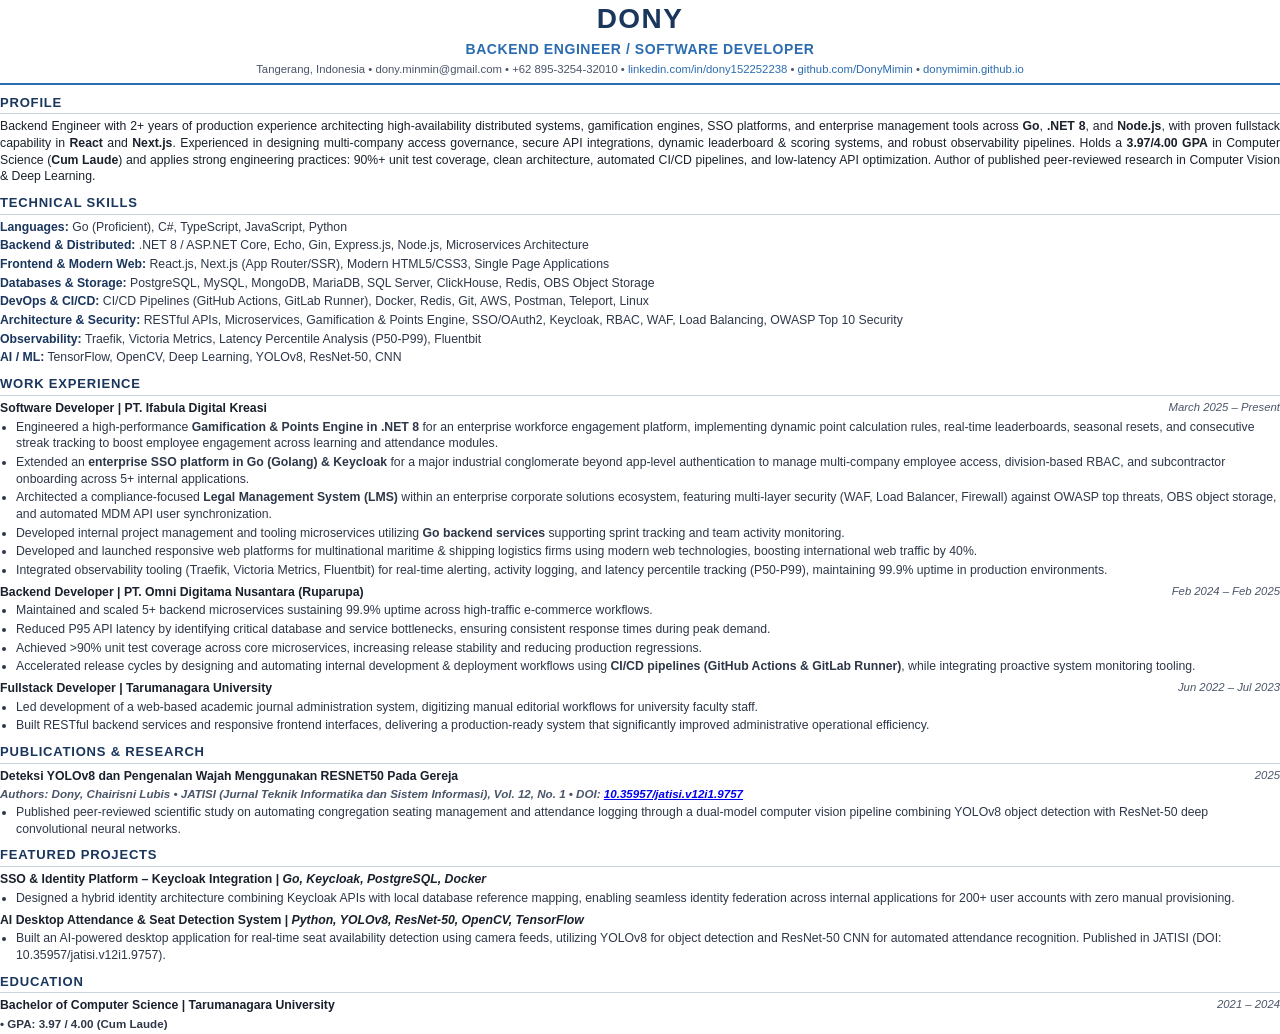
<file: assets/docs/cv_template.html>
<!DOCTYPE html>
<html lang="en">
<head>
<meta charset="UTF-8">
<title>Dony - Resume</title>
<style>
  @page {
    size: A4;
    margin: 13mm 15mm;
  }
  body {
    font-family: -apple-system, BlinkMacSystemFont, "Segoe UI", Roboto, Helvetica, Arial, sans-serif;
    color: #1a202c;
    line-height: 1.36;
    font-size: 9.2pt;
    margin: 0;
    padding: 0;
  }
  .header {
    text-align: center;
    margin-bottom: 9px;
    border-bottom: 2px solid #2b6cb0;
    padding-bottom: 5px;
  }
  .name {
    font-size: 21pt;
    font-weight: 800;
    letter-spacing: 0.05em;
    color: #1a365d;
    margin: 0 0 2px 0;
  }
  .title {
    font-size: 10.5pt;
    font-weight: 700;
    color: #2b6cb0;
    letter-spacing: 0.04em;
    margin-bottom: 3px;
  }
  .contact-bar {
    font-size: 8.5pt;
    color: #4a5568;
  }
  .contact-bar a {
    color: #2b6cb0;
    text-decoration: none;
  }
  .section-title {
    font-size: 9.8pt;
    font-weight: 800;
    color: #1a365d;
    text-transform: uppercase;
    letter-spacing: 0.06em;
    border-bottom: 1.2px solid #cbd5e0;
    padding-bottom: 2px;
    margin-top: 9px;
    margin-bottom: 4px;
  }
  .item-header {
    display: flex;
    justify-content: space-between;
    font-weight: 700;
    color: #2d3748;
    margin-bottom: 2px;
  }
  .item-title {
    color: #1a202c;
  }
  .item-date {
    color: #4a5568;
    font-style: italic;
    font-weight: 500;
    font-size: 8.5pt;
  }
  .item-subtitle {
    color: #4a5568;
    font-weight: 600;
    font-style: italic;
    margin-bottom: 2px;
    font-size: 8.7pt;
  }
  ul {
    margin: 2px 0 5px 0;
    padding-left: 16px;
  }
  li {
    margin-bottom: 2px;
    color: #2d3748;
  }
  .skills-list {
    margin: 2px 0 4px 0;
    padding-left: 0;
    list-style: none;
  }
  .skills-list li {
    margin-bottom: 2px;
  }
  .skills-list strong {
    color: #1a365d;
  }
</style>
</head>
<body>

<div class="header">
  <div class="name">DONY</div>
  <div class="title">BACKEND ENGINEER / SOFTWARE DEVELOPER</div>
  <div class="contact-bar">
    Tangerang, Indonesia &bull; dony.minmin@gmail.com &bull; +62 895-3254-32010 &bull; <a href="https://linkedin.com/in/dony152252238">linkedin.com/in/dony152252238</a> &bull; <a href="https://github.com/DonyMimin">github.com/DonyMimin</a> &bull; <a href="https://donymimin.github.io/">donymimin.github.io</a>
  </div>
</div>

<div class="section-title">PROFILE</div>
<div style="text-align: justify; margin-bottom: 4px;">
  Backend Engineer with 2+ years of production experience architecting high-availability distributed systems, gamification engines, SSO platforms, and enterprise management tools across <strong>Go</strong>, <strong>.NET 8</strong>, and <strong>Node.js</strong>, with proven fullstack capability in <strong>React</strong> and <strong>Next.js</strong>. Experienced in designing multi-company access governance, secure API integrations, dynamic leaderboard &amp; scoring systems, and robust observability pipelines. Holds a <strong>3.97/4.00 GPA</strong> in Computer Science (<strong>Cum Laude</strong>) and applies strong engineering practices: 90%+ unit test coverage, clean architecture, automated CI/CD pipelines, and low-latency API optimization. Author of published peer-reviewed research in Computer Vision &amp; Deep Learning.
</div>

<div class="section-title">TECHNICAL SKILLS</div>
<ul class="skills-list">
  <li><strong>Languages:</strong> Go (Proficient), C#, TypeScript, JavaScript, Python</li>
  <li><strong>Backend &amp; Distributed:</strong> .NET 8 / ASP.NET Core, Echo, Gin, Express.js, Node.js, Microservices Architecture</li>
  <li><strong>Frontend &amp; Modern Web:</strong> React.js, Next.js (App Router/SSR), Modern HTML5/CSS3, Single Page Applications</li>
  <li><strong>Databases &amp; Storage:</strong> PostgreSQL, MySQL, MongoDB, MariaDB, SQL Server, ClickHouse, Redis, OBS Object Storage</li>
  <li><strong>DevOps &amp; CI/CD:</strong> CI/CD Pipelines (GitHub Actions, GitLab Runner), Docker, Redis, Git, AWS, Postman, Teleport, Linux</li>
  <li><strong>Architecture &amp; Security:</strong> RESTful APIs, Microservices, Gamification &amp; Points Engine, SSO/OAuth2, Keycloak, RBAC, WAF, Load Balancing, OWASP Top 10 Security</li>
  <li><strong>Observability:</strong> Traefik, Victoria Metrics, Latency Percentile Analysis (P50-P99), Fluentbit</li>
  <li><strong>AI / ML:</strong> TensorFlow, OpenCV, Deep Learning, YOLOv8, ResNet-50, CNN</li>
</ul>

<div class="section-title">WORK EXPERIENCE</div>

<div class="item-header">
  <span class="item-title"><strong>Software Developer</strong> | PT. Ifabula Digital Kreasi</span>
  <span class="item-date">March 2025 – Present</span>
</div>
<ul>
  <li>Engineered a high-performance <strong>Gamification &amp; Points Engine in .NET 8</strong> for an enterprise workforce engagement platform, implementing dynamic point calculation rules, real-time leaderboards, seasonal resets, and consecutive streak tracking to boost employee engagement across learning and attendance modules.</li>
  <li>Extended an <strong>enterprise SSO platform in Go (Golang) &amp; Keycloak</strong> for a major industrial conglomerate beyond app-level authentication to manage multi-company employee access, division-based RBAC, and subcontractor onboarding across 5+ internal applications.</li>
  <li>Architected a compliance-focused <strong>Legal Management System (LMS)</strong> within an enterprise corporate solutions ecosystem, featuring multi-layer security (WAF, Load Balancer, Firewall) against OWASP top threats, OBS object storage, and automated MDM API user synchronization.</li>
  <li>Developed internal project management and tooling microservices utilizing <strong>Go backend services</strong> supporting sprint tracking and team activity monitoring.</li>
  <li>Developed and launched responsive web platforms for multinational maritime &amp; shipping logistics firms using modern web technologies, boosting international web traffic by 40%.</li>
  <li>Integrated observability tooling (Traefik, Victoria Metrics, Fluentbit) for real-time alerting, activity logging, and latency percentile tracking (P50-P99), maintaining 99.9% uptime in production environments.</li>
</ul>

<div class="item-header" style="margin-top: 5px;">
  <span class="item-title"><strong>Backend Developer</strong> | PT. Omni Digitama Nusantara (Ruparupa)</span>
  <span class="item-date">Feb 2024 – Feb 2025</span>
</div>
<ul>
  <li>Maintained and scaled 5+ backend microservices sustaining 99.9% uptime across high-traffic e-commerce workflows.</li>
  <li>Reduced P95 API latency by identifying critical database and service bottlenecks, ensuring consistent response times during peak demand.</li>
  <li>Achieved &gt;90% unit test coverage across core microservices, increasing release stability and reducing production regressions.</li>
  <li>Accelerated release cycles by designing and automating internal development &amp; deployment workflows using <strong>CI/CD pipelines (GitHub Actions &amp; GitLab Runner)</strong>, while integrating proactive system monitoring tooling.</li>
</ul>

<div class="item-header" style="margin-top: 5px;">
  <span class="item-title"><strong>Fullstack Developer</strong> | Tarumanagara University</span>
  <span class="item-date">Jun 2022 – Jul 2023</span>
</div>
<ul>
  <li>Led development of a web-based academic journal administration system, digitizing manual editorial workflows for university faculty staff.</li>
  <li>Built RESTful backend services and responsive frontend interfaces, delivering a production-ready system that significantly improved administrative operational efficiency.</li>
</ul>

<div class="section-title">PUBLICATIONS &amp; RESEARCH</div>

<div class="item-header">
  <span class="item-title"><strong>Deteksi YOLOv8 dan Pengenalan Wajah Menggunakan RESNET50 Pada Gereja</strong></span>
  <span class="item-date">2025</span>
</div>
<div class="item-subtitle" style="font-style: normal; color: #4a5568; margin-top: 1px;">
  <em>Authors: Dony, Chairisni Lubis &bull; JATISI (Jurnal Teknik Informatika dan Sistem Informasi), Vol. 12, No. 1 &bull; DOI: <a href="https://doi.org/10.35957/jatisi.v12i1.9757">10.35957/jatisi.v12i1.9757</a></em>
</div>
<ul>
  <li>Published peer-reviewed scientific study on automating congregation seating management and attendance logging through a dual-model computer vision pipeline combining YOLOv8 object detection with ResNet-50 deep convolutional neural networks.</li>
</ul>

<div class="section-title">FEATURED PROJECTS</div>

<div class="item-header">
  <span class="item-title"><strong>SSO &amp; Identity Platform – Keycloak Integration</strong> | <em>Go, Keycloak, PostgreSQL, Docker</em></span>
</div>
<ul>
  <li>Designed a hybrid identity architecture combining Keycloak APIs with local database reference mapping, enabling seamless identity federation across internal applications for 200+ user accounts with zero manual provisioning.</li>
</ul>

<div class="item-header" style="margin-top: 4px;">
  <span class="item-title"><strong>AI Desktop Attendance &amp; Seat Detection System</strong> | <em>Python, YOLOv8, ResNet-50, OpenCV, TensorFlow</em></span>
</div>
<ul>
  <li>Built an AI-powered desktop application for real-time seat availability detection using camera feeds, utilizing YOLOv8 for object detection and ResNet-50 CNN for automated attendance recognition. Published in JATISI (DOI: 10.35957/jatisi.v12i1.9757).</li>
</ul>

<div class="section-title">EDUCATION</div>

<div class="item-header">
  <span class="item-title"><strong>Bachelor of Computer Science</strong> | Tarumanagara University</span>
  <span class="item-date">2021 – 2024</span>
</div>
<div class="item-subtitle" style="font-style: normal; color: #2d3748; margin-top: 2px;">
  &bull; <strong>GPA: 3.97 / 4.00 (Cum Laude)</strong>
</div>

</body>
</html>
</file>
<file: assets/css/style.css>
/* ==============================================================
   DONY - BACKEND ENGINEER & SOFTWARE DEVELOPER PORTFOLIO
   Modern Bespoke Dark Slate Theme & Architectural Design System
   ============================================================== */

:root {
  --bg-dark: #090d16;
  --bg-darker: #06090f;
  --bg-card: rgba(16, 23, 38, 0.75);
  --bg-card-hover: rgba(23, 32, 54, 0.85);
  --bg-glass: rgba(15, 23, 42, 0.65);
  --border-color: rgba(255, 255, 255, 0.08);
  --border-color-glow: rgba(56, 189, 248, 0.3);
  --border-card: rgba(255, 255, 255, 0.07);

  --primary: #38bdf8;
  --primary-glow: rgba(56, 189, 248, 0.2);
  --secondary: #818cf8;
  --accent: #22c55e;
  --accent-cyan: #06b6d4;
  --accent-amber: #f59e0b;

  --text-main: #f1f5f9;
  --text-secondary: #94a3b8;
  --text-muted: #64748b;
  --text-highlight: #ffffff;

  --font-main: 'Plus Jakarta Sans', 'Inter', -apple-system, BlinkMacSystemFont, "Segoe UI", Roboto, sans-serif;
  --font-code: 'JetBrains Mono', 'Fira Code', Consolas, Monaco, monospace;

  --transition-fast: 0.2s ease;
  --transition-normal: 0.3s cubic-bezier(0.16, 1, 0.3, 1);
  --radius-sm: 8px;
  --radius-md: 12px;
  --radius-lg: 18px;
  --radius-full: 9999px;
}

/* ==============================================================
   Base & Reset
   ============================================================== */
*, *::before, *::after {
  box-sizing: border-box;
}

html {
  scroll-behavior: smooth;
  scroll-padding-top: 85px;
}

body {
  font-family: var(--font-main);
  background-color: var(--bg-dark);
  color: var(--text-main);
  line-height: 1.65;
  overflow-x: hidden;
  position: relative;
  background-image: 
    radial-gradient(circle at 15% 15%, rgba(56, 189, 248, 0.07) 0%, transparent 45%),
    radial-gradient(circle at 85% 35%, rgba(129, 140, 248, 0.06) 0%, transparent 45%),
    radial-gradient(circle at 50% 80%, rgba(34, 197, 94, 0.04) 0%, transparent 45%);
  background-attachment: fixed;
}

a {
  color: var(--primary);
  text-decoration: none;
  transition: all var(--transition-fast);
}

a:hover {
  color: #7dd3fc;
  text-decoration: none;
}

h1, h2, h3, h4, h5, h6 {
  color: var(--text-highlight);
  font-weight: 700;
  letter-spacing: -0.02em;
}

/* Back to top button */
.back-to-top {
  position: fixed;
  visibility: hidden;
  opacity: 0;
  right: 20px;
  bottom: 20px;
  z-index: 996;
  background: rgba(30, 41, 59, 0.85);
  border: 1px solid var(--border-color);
  backdrop-filter: blur(10px);
  width: 44px;
  height: 44px;
  border-radius: var(--radius-sm);
  display: flex;
  align-items: center;
  justify-content: center;
  transition: all var(--transition-normal);
  color: var(--primary);
  box-shadow: 0 8px 20px rgba(0, 0, 0, 0.4);
}

.back-to-top:hover {
  background: var(--primary);
  color: #040812;
  transform: translateY(-3px);
  box-shadow: 0 10px 25px rgba(56, 189, 248, 0.35);
}

.back-to-top.active {
  visibility: visible;
  opacity: 1;
}

/* ==============================================================
   Modern Sticky Glass Navigation Bar
   ============================================================== */
#header {
  position: fixed;
  top: 0;
  left: 0;
  right: 0;
  width: 100%;
  height: 76px;
  background: rgba(9, 13, 22, 0.82);
  backdrop-filter: blur(16px);
  -webkit-backdrop-filter: blur(16px);
  border-bottom: 1px solid var(--border-color);
  z-index: 999;
  display: flex;
  align-items: center;
  transition: all var(--transition-normal);
  padding: 0;
}

#header.header-scrolled {
  height: 68px;
  background: rgba(6, 9, 15, 0.95);
  box-shadow: 0 10px 30px rgba(0, 0, 0, 0.5);
  border-bottom: 1px solid rgba(255, 255, 255, 0.1);
}

.nav-container {
  display: flex;
  align-items: center;
  justify-content: space-between;
  width: 100%;
  max-width: 1240px;
  margin: 0 auto;
  padding: 0 24px;
}

/* Brand Logo */
.brand-logo {
  display: flex;
  align-items: center;
  gap: 12px;
  font-family: var(--font-code);
  font-weight: 700;
  font-size: 1.2rem;
  color: var(--text-highlight);
  letter-spacing: -0.01em;
}

.brand-logo:hover {
  color: var(--primary);
}

.brand-avatar {
  width: 38px;
  height: 38px;
  border-radius: var(--radius-sm);
  object-fit: cover;
  border: 1.5px solid var(--primary);
  box-shadow: 0 0 12px var(--primary-glow);
}

.brand-prompt {
  color: var(--primary);
  font-weight: 600;
}

/* Desktop Navbar */
.nav-menu {
  display: flex;
  align-items: center;
}

.nav-menu ul {
  display: flex;
  align-items: center;
  list-style: none;
  margin: 0;
  padding: 0;
  gap: 4px;
}

.nav-menu a, .nav-menu a:focus {
  display: flex;
  align-items: center;
  gap: 6px;
  padding: 8px 14px;
  font-size: 0.92rem;
  font-weight: 500;
  color: var(--text-secondary);
  border-radius: var(--radius-sm);
  transition: all var(--transition-fast);
}

.nav-menu a:hover, 
.nav-menu a.active {
  color: var(--text-highlight);
  background: rgba(255, 255, 255, 0.06);
}

.nav-menu a.active {
  color: var(--primary);
  background: rgba(56, 189, 248, 0.1);
}

.nav-cta-group {
  display: flex;
  align-items: center;
  gap: 10px;
}

.nav-social-btn {
  display: inline-flex;
  align-items: center;
  justify-content: center;
  width: 36px;
  height: 36px;
  border-radius: var(--radius-sm);
  background: rgba(255, 255, 255, 0.04);
  border: 1px solid var(--border-color);
  color: var(--text-secondary);
  font-size: 1.15rem;
  transition: all var(--transition-fast);
}

.nav-social-btn:hover {
  color: var(--primary);
  background: rgba(56, 189, 248, 0.1);
  border-color: var(--primary);
  transform: translateY(-2px);
}

.nav-contact-btn {
  display: inline-flex;
  align-items: center;
  gap: 8px;
  padding: 8px 18px;
  font-size: 0.88rem;
  font-weight: 600;
  background: linear-gradient(135deg, #38bdf8 0%, #2563eb 100%);
  color: #ffffff !important;
  border-radius: var(--radius-sm);
  box-shadow: 0 4px 15px rgba(37, 99, 235, 0.3);
  transition: all var(--transition-normal);
}

.nav-contact-btn:hover {
  box-shadow: 0 6px 20px rgba(56, 189, 248, 0.45);
  transform: translateY(-2px);
}

/* Mobile Nav Toggle */
.mobile-nav-toggle {
  display: none;
  font-size: 26px;
  color: var(--text-main);
  background: transparent;
  border: none;
  cursor: pointer;
  padding: 4px;
}

@media (max-width: 991px) {
  .mobile-nav-toggle {
    display: block;
  }

  .nav-menu {
    position: fixed;
    top: 76px;
    right: -100%;
    width: 80%;
    max-width: 320px;
    height: calc(100vh - 76px);
    background: rgba(9, 13, 22, 0.98);
    backdrop-filter: blur(20px);
    border-left: 1px solid var(--border-color);
    flex-direction: column;
    align-items: flex-start;
    padding: 24px;
    transition: right var(--transition-normal);
    overflow-y: auto;
  }

  .nav-menu.navbar-mobile {
    right: 0;
  }

  .nav-menu ul {
    flex-direction: column;
    width: 100%;
    gap: 8px;
    margin-bottom: 24px;
  }

  .nav-menu a {
    width: 100%;
    padding: 12px 16px;
  }

  .nav-cta-group {
    width: 100%;
    flex-direction: column;
    align-items: stretch;
  }

  .nav-cta-group .d-flex {
    justify-content: center;
  }

  .nav-contact-btn {
    text-align: center;
    justify-content: center;
  }
}

/* ==============================================================
   Main Canvas
   ============================================================== */
#main {
  margin-left: 0; /* Removing dated 300px sidebar offset */
  width: 100%;
}

.content-wrapper {
  max-width: 1240px;
  margin: 0 auto;
  padding: 0 24px;
}

section {
  padding: 90px 0;
  position: relative;
}

.section-title {
  margin-bottom: 48px;
}

.section-badge {
  display: inline-flex;
  align-items: center;
  gap: 8px;
  font-family: var(--font-code);
  font-size: 0.82rem;
  font-weight: 600;
  text-transform: uppercase;
  letter-spacing: 0.08em;
  color: var(--primary);
  background: rgba(56, 189, 248, 0.08);
  border: 1px solid rgba(56, 189, 248, 0.25);
  padding: 6px 14px;
  border-radius: var(--radius-full);
  margin-bottom: 12px;
}

.section-title h2 {
  font-size: 2.3rem;
  font-weight: 800;
  margin-bottom: 12px;
  color: var(--text-highlight);
}

.section-title h2 .text-gradient {
  background: linear-gradient(135deg, #ffffff 20%, #38bdf8 70%, #818cf8 100%);
  -webkit-background-clip: text;
  -webkit-text-fill-color: transparent;
}

.section-title p {
  color: var(--text-secondary);
  font-size: 1.05rem;
  max-width: 700px;
  margin: 0;
}

/* Card Common */
.glass-card {
  background: var(--bg-card);
  border: 1px solid var(--border-card);
  border-radius: var(--radius-md);
  backdrop-filter: blur(12px);
  -webkit-backdrop-filter: blur(12px);
  transition: all var(--transition-normal);
  position: relative;
  overflow: hidden;
}

.glass-card::before {
  content: '';
  position: absolute;
  top: 0;
  left: 0;
  right: 0;
  height: 1px;
  background: linear-gradient(90deg, transparent, rgba(255, 255, 255, 0.15), transparent);
}

.glass-card:hover {
  background: var(--bg-card-hover);
  border-color: rgba(56, 189, 248, 0.35);
  transform: translateY(-4px);
  box-shadow: 0 16px 36px rgba(0, 0, 0, 0.4), 0 0 20px rgba(56, 189, 248, 0.08);
}

/* ==============================================================
   Hero Section
   ============================================================== */
#hero {
  min-height: calc(100vh - 76px);
  padding-top: 130px;
  padding-bottom: 80px;
  display: flex;
  align-items: center;
  position: relative;
}

.status-pill {
  display: inline-flex;
  align-items: center;
  gap: 10px;
  padding: 6px 14px;
  background: rgba(34, 197, 94, 0.1);
  border: 1px solid rgba(34, 197, 94, 0.25);
  border-radius: var(--radius-full);
  font-size: 0.85rem;
  font-weight: 600;
  color: #4ade80;
  margin-bottom: 24px;
}

.status-dot {
  width: 8px;
  height: 8px;
  border-radius: 50%;
  background-color: #22c55e;
  box-shadow: 0 0 10px #22c55e;
  animation: pulse-green 2s infinite;
}

@keyframes pulse-green {
  0% { transform: scale(0.95); box-shadow: 0 0 0 0 rgba(34, 197, 94, 0.7); }
  70% { transform: scale(1.1); box-shadow: 0 0 0 8px rgba(34, 197, 94, 0); }
  100% { transform: scale(0.95); box-shadow: 0 0 0 0 rgba(34, 197, 94, 0); }
}

.hero-title {
  font-size: 3.5rem;
  font-weight: 800;
  line-height: 1.1;
  margin-bottom: 12px;
}

.hero-title .name-gradient {
  background: linear-gradient(135deg, #ffffff 0%, #38bdf8 50%, #818cf8 100%);
  -webkit-background-clip: text;
  -webkit-text-fill-color: transparent;
}

.hero-role {
  font-size: 1.5rem;
  font-weight: 600;
  color: var(--text-secondary);
  margin-bottom: 16px;
  display: flex;
  align-items: center;
  gap: 10px;
  flex-wrap: wrap;
}

.typed {
  color: var(--primary);
  font-family: var(--font-code);
  font-weight: 700;
}

.hero-meta-badges {
  display: flex;
  flex-wrap: wrap;
  gap: 10px;
  margin-bottom: 20px;
}

.meta-pill {
  display: inline-flex;
  align-items: center;
  gap: 6px;
  padding: 4px 12px;
  background: rgba(255, 255, 255, 0.04);
  border: 1px solid var(--border-color);
  border-radius: var(--radius-sm);
  font-size: 0.85rem;
  color: var(--text-secondary);
}

.meta-pill.highlight {
  background: rgba(245, 158, 11, 0.1);
  border-color: rgba(245, 158, 11, 0.3);
  color: #fbbf24;
  font-weight: 600;
}

.hero-description {
  font-size: 1.08rem;
  color: var(--text-secondary);
  line-height: 1.7;
  margin-bottom: 32px;
  max-width: 580px;
}

.hero-actions {
  display: flex;
  flex-wrap: wrap;
  align-items: center;
  gap: 14px;
  margin-bottom: 36px;
}

.btn-primary-glow {
  display: inline-flex;
  align-items: center;
  gap: 8px;
  padding: 12px 26px;
  font-weight: 600;
  font-size: 0.95rem;
  color: #040812;
  background: linear-gradient(135deg, #38bdf8 0%, #0284c7 100%);
  border-radius: var(--radius-sm);
  box-shadow: 0 4px 20px rgba(56, 189, 248, 0.4);
  transition: all var(--transition-normal);
}

.btn-primary-glow:hover {
  color: #040812;
  transform: translateY(-2px);
  box-shadow: 0 6px 25px rgba(56, 189, 248, 0.6);
}

.btn-secondary-glow {
  display: inline-flex;
  align-items: center;
  gap: 8px;
  padding: 12px 24px;
  font-weight: 600;
  font-size: 0.95rem;
  color: var(--text-main);
  background: rgba(255, 255, 255, 0.05);
  border: 1px solid var(--border-color);
  border-radius: var(--radius-sm);
  transition: all var(--transition-normal);
}

.btn-secondary-glow:hover {
  color: #ffffff;
  background: rgba(255, 255, 255, 0.1);
  border-color: rgba(255, 255, 255, 0.2);
  transform: translateY(-2px);
}

.hero-social-strip {
  display: flex;
  align-items: center;
  gap: 12px;
}

.hero-social-strip span {
  font-size: 0.85rem;
  color: var(--text-muted);
  font-weight: 500;
}

.social-pill-btn {
  display: inline-flex;
  align-items: center;
  justify-content: center;
  width: 40px;
  height: 40px;
  border-radius: var(--radius-sm);
  background: rgba(255, 255, 255, 0.04);
  border: 1px solid var(--border-color);
  color: var(--text-secondary);
  font-size: 1.25rem;
  transition: all var(--transition-fast);
}

.social-pill-btn:hover {
  color: var(--primary);
  background: rgba(56, 189, 248, 0.12);
  border-color: var(--primary);
  transform: translateY(-3px);
}

/* Interactive Terminal Telemetry Card */
.terminal-card {
  background: #090e1a;
  border: 1px solid rgba(255, 255, 255, 0.12);
  border-radius: var(--radius-md);
  box-shadow: 0 20px 50px rgba(0, 0, 0, 0.6), 0 0 30px rgba(56, 189, 248, 0.1);
  overflow: hidden;
  position: relative;
}

.terminal-header {
  background: #060a12;
  padding: 12px 18px;
  display: flex;
  align-items: center;
  justify-content: space-between;
  border-bottom: 1px solid rgba(255, 255, 255, 0.07);
}

.terminal-controls {
  display: flex;
  gap: 8px;
}

.terminal-dot {
  width: 11px;
  height: 11px;
  border-radius: 50%;
}

.terminal-dot.close { background: #ef4444; }
.terminal-dot.minimize { background: #f59e0b; }
.terminal-dot.expand { background: #10b981; }

.terminal-title {
  font-family: var(--font-code);
  font-size: 0.82rem;
  color: var(--text-muted);
}

.terminal-body {
  padding: 22px;
  font-family: var(--font-code);
  font-size: 0.88rem;
  line-height: 1.8;
  color: #cbd5e1;
}

.term-cmd {
  color: #38bdf8;
  margin-bottom: 14px;
}

.term-prompt {
  color: #10b981;
}

.term-row {
  display: flex;
  justify-content: space-between;
  padding: 4px 0;
  border-bottom: 1px dashed rgba(255, 255, 255, 0.05);
}

.term-key {
  color: var(--text-muted);
}

.term-val {
  font-weight: 600;
  color: #f8fafc;
}

.term-val.success { color: #4ade80; }
.term-val.cyan { color: #38bdf8; }
.term-val.purple { color: #c084fc; }
.term-val.amber { color: #fbbf24; }

.terminal-footer-profile {
  margin-top: 18px;
  padding-top: 16px;
  border-top: 1px solid rgba(255, 255, 255, 0.08);
  display: flex;
  align-items: center;
  gap: 14px;
}

.term-profile-img {
  width: 48px;
  height: 48px;
  border-radius: var(--radius-sm);
  object-fit: cover;
  border: 1.5px solid var(--primary);
}

.term-profile-info h6 {
  margin: 0;
  font-size: 0.95rem;
  color: #ffffff;
}

.term-profile-info p {
  margin: 0;
  font-size: 0.78rem;
  color: var(--text-muted);
}

/* ==============================================================
   Engineering Impact Metrics Section
   ============================================================== */
.metrics-section {
  padding: 30px 0 70px 0;
}

.metric-card {
  padding: 26px 22px;
  background: var(--bg-card);
  border: 1px solid var(--border-card);
  border-radius: var(--radius-md);
  transition: all var(--transition-normal);
  height: 100%;
  display: flex;
  flex-direction: column;
}

.metric-card:hover {
  transform: translateY(-4px);
  border-color: rgba(56, 189, 248, 0.35);
  box-shadow: 0 12px 30px rgba(0, 0, 0, 0.4);
}

.metric-header {
  display: flex;
  align-items: center;
  justify-content: space-between;
  margin-bottom: 12px;
}

.metric-icon {
  width: 42px;
  height: 42px;
  border-radius: var(--radius-sm);
  display: flex;
  align-items: center;
  justify-content: center;
  font-size: 1.4rem;
  background: rgba(56, 189, 248, 0.1);
  color: var(--primary);
}

.metric-card:nth-child(2) .metric-icon {
  background: rgba(34, 197, 94, 0.1);
  color: #4ade80;
}
.metric-card:nth-child(3) .metric-icon {
  background: rgba(245, 158, 11, 0.1);
  color: #fbbf24;
}
.metric-card:nth-child(4) .metric-icon {
  background: rgba(129, 140, 248, 0.1);
  color: #818cf8;
}

.metric-value {
  font-size: 2.2rem;
  font-weight: 800;
  color: var(--text-highlight);
  font-family: var(--font-code);
  line-height: 1.1;
  margin-bottom: 6px;
}

.metric-title {
  font-size: 1.02rem;
  font-weight: 700;
  color: var(--text-main);
  margin-bottom: 6px;
}

.metric-desc {
  font-size: 0.85rem;
  color: var(--text-muted);
  line-height: 1.5;
  margin: 0;
}

/* ==============================================================
   About & Engineering Philosophy Section
   ============================================================== */
.about-bio-card {
  padding: 36px;
}

.about-bio-text {
  font-size: 1.08rem;
  color: #cbd5e1;
  line-height: 1.8;
  margin-bottom: 24px;
}

.about-bio-details {
  display: grid;
  grid-template-columns: repeat(auto-fit, minmax(220px, 1fr));
  gap: 16px;
  padding-top: 20px;
  border-top: 1px solid rgba(255, 255, 255, 0.08);
}

.bio-detail-item {
  display: flex;
  align-items: center;
  gap: 10px;
}

.bio-detail-item i {
  color: var(--primary);
  font-size: 1.1rem;
}

.bio-detail-item span.label {
  color: var(--text-muted);
  font-size: 0.88rem;
}

.bio-detail-item span.val {
  color: var(--text-highlight);
  font-size: 0.9rem;
  font-weight: 600;
}

.pillar-card {
  padding: 24px;
  height: 100%;
}

.pillar-icon-wrap {
  width: 48px;
  height: 48px;
  border-radius: var(--radius-sm);
  background: rgba(56, 189, 248, 0.08);
  border: 1px solid rgba(56, 189, 248, 0.2);
  display: flex;
  align-items: center;
  justify-content: center;
  font-size: 1.4rem;
  color: var(--primary);
  margin-bottom: 18px;
}

.pillar-card h4 {
  font-size: 1.15rem;
  font-weight: 700;
  margin-bottom: 10px;
}

.pillar-card p {
  color: var(--text-secondary);
  font-size: 0.9rem;
  line-height: 1.6;
  margin: 0;
}

/* ==============================================================
   Technical Skills Matrix Section
   ============================================================== */
.skill-group-card {
  padding: 28px;
  height: 100%;
}

.skill-group-header {
  display: flex;
  align-items: center;
  gap: 12px;
  margin-bottom: 20px;
  padding-bottom: 14px;
  border-bottom: 1px solid rgba(255, 255, 255, 0.07);
}

.skill-group-icon {
  width: 40px;
  height: 40px;
  border-radius: var(--radius-sm);
  background: rgba(56, 189, 248, 0.1);
  color: var(--primary);
  display: flex;
  align-items: center;
  justify-content: center;
  font-size: 1.3rem;
}

.skill-group-title {
  margin: 0;
  font-size: 1.12rem;
  font-weight: 700;
}

.skill-tags-wrapper {
  display: flex;
  flex-wrap: wrap;
  gap: 8px;
}

.tech-chip {
  display: inline-flex;
  align-items: center;
  gap: 6px;
  padding: 6px 12px;
  background: rgba(255, 255, 255, 0.04);
  border: 1px solid rgba(255, 255, 255, 0.08);
  border-radius: var(--radius-sm);
  font-size: 0.86rem;
  color: #e2e8f0;
  transition: all var(--transition-fast);
}

.tech-chip:hover {
  background: rgba(56, 189, 248, 0.12);
  border-color: rgba(56, 189, 248, 0.35);
  color: #38bdf8;
  transform: translateY(-2px);
}

.tech-chip.proficient {
  background: rgba(56, 189, 248, 0.1);
  border-color: rgba(56, 189, 248, 0.28);
  color: #38bdf8;
  font-weight: 600;
}

.tech-chip .badge-mini {
  font-size: 0.68rem;
  padding: 2px 6px;
  background: rgba(56, 189, 248, 0.2);
  border-radius: 4px;
  color: #bae6fd;
}

/* ==============================================================
   Work Experience Section
   ============================================================== */
.experience-timeline {
  position: relative;
  padding-left: 28px;
}

.experience-timeline::before {
  content: '';
  position: absolute;
  top: 10px;
  left: 6px;
  bottom: 20px;
  width: 2px;
  background: linear-gradient(180deg, #38bdf8 0%, #818cf8 50%, rgba(255, 255, 255, 0.05) 100%);
}

.exp-item {
  position: relative;
  margin-bottom: 42px;
}

.exp-item:last-child {
  margin-bottom: 0;
}

.exp-dot {
  position: absolute;
  top: 6px;
  left: -28px;
  width: 14px;
  height: 14px;
  border-radius: 50%;
  background: #090d16;
  border: 2.5px solid var(--primary);
  box-shadow: 0 0 10px var(--primary);
}

.exp-card {
  padding: 30px;
}

.exp-header {
  display: flex;
  flex-wrap: wrap;
  align-items: flex-start;
  justify-content: space-between;
  gap: 12px;
  margin-bottom: 16px;
}

.exp-role-company h3 {
  font-size: 1.35rem;
  font-weight: 700;
  margin-bottom: 4px;
  color: var(--text-highlight);
}

.exp-company {
  color: var(--primary);
  font-weight: 600;
  font-size: 1.02rem;
  display: inline-flex;
  align-items: center;
  gap: 6px;
}

.exp-meta-badge {
  display: inline-flex;
  align-items: center;
  gap: 6px;
  font-family: var(--font-code);
  font-size: 0.84rem;
  font-weight: 600;
  padding: 6px 14px;
  border-radius: var(--radius-full);
  background: rgba(255, 255, 255, 0.05);
  border: 1px solid var(--border-color);
  color: var(--text-secondary);
}

.exp-meta-badge.current {
  background: rgba(34, 197, 94, 0.1);
  border-color: rgba(34, 197, 94, 0.3);
  color: #4ade80;
}

.exp-stack-tags {
  display: flex;
  flex-wrap: wrap;
  gap: 6px;
  margin-bottom: 18px;
}

.stack-tag {
  font-family: var(--font-code);
  font-size: 0.78rem;
  padding: 3px 10px;
  border-radius: 4px;
  background: rgba(56, 189, 248, 0.08);
  border: 1px solid rgba(56, 189, 248, 0.2);
  color: #7dd3fc;
}

.exp-bullet-list {
  list-style: none;
  padding: 0;
  margin: 0;
}

.exp-bullet-list li {
  position: relative;
  padding-left: 22px;
  margin-bottom: 12px;
  font-size: 0.95rem;
  color: #cbd5e1;
  line-height: 1.65;
}

.exp-bullet-list li:last-child {
  margin-bottom: 0;
}

.exp-bullet-list li::before {
  content: "▹";
  position: absolute;
  left: 0;
  top: 0;
  color: var(--primary);
  font-size: 1.1rem;
}

.exp-bullet-list strong {
  color: #ffffff;
}

/* ==============================================================
   Featured Projects Showcase Section
   ============================================================== */
.portfolio-filters-wrap {
  display: flex;
  justify-content: center;
  margin-bottom: 36px;
}

#portfolio-flters {
  display: inline-flex;
  flex-wrap: wrap;
  gap: 8px;
  padding: 6px;
  background: rgba(255, 255, 255, 0.03);
  border: 1px solid var(--border-color);
  border-radius: var(--radius-full);
  list-style: none;
  margin: 0;
}

#portfolio-flters li {
  cursor: pointer;
  padding: 8px 18px;
  font-size: 0.88rem;
  font-weight: 600;
  color: var(--text-secondary);
  border-radius: var(--radius-full);
  transition: all var(--transition-fast);
}

#portfolio-flters li:hover,
#portfolio-flters li.filter-active {
  color: #040812;
  background: var(--primary);
  box-shadow: 0 4px 12px rgba(56, 189, 248, 0.3);
}

.project-card {
  padding: 26px;
  height: 100%;
  display: flex;
  flex-direction: column;
}

.project-card-header {
  display: flex;
  align-items: flex-start;
  justify-content: space-between;
  margin-bottom: 16px;
}

.project-type-badge {
  font-family: var(--font-code);
  font-size: 0.74rem;
  font-weight: 600;
  text-transform: uppercase;
  letter-spacing: 0.05em;
  padding: 4px 10px;
  border-radius: 4px;
  background: rgba(56, 189, 248, 0.1);
  color: var(--primary);
  border: 1px solid rgba(56, 189, 248, 0.2);
}

.project-links {
  display: flex;
  gap: 10px;
}

.project-icon-link {
  color: var(--text-secondary);
  font-size: 1.25rem;
  transition: all var(--transition-fast);
}

.project-icon-link:hover {
  color: var(--primary);
  transform: translateY(-2px);
}

.project-title {
  font-size: 1.25rem;
  font-weight: 700;
  margin-bottom: 10px;
  color: var(--text-highlight);
}

.project-desc {
  font-size: 0.92rem;
  color: var(--text-secondary);
  line-height: 1.65;
  margin-bottom: 20px;
  flex-grow: 1;
}

.project-tech-tags {
  display: flex;
  flex-wrap: wrap;
  gap: 6px;
  padding-top: 14px;
  border-top: 1px solid rgba(255, 255, 255, 0.07);
}

.project-tag {
  font-family: var(--font-code);
  font-size: 0.76rem;
  color: #94a3b8;
  background: rgba(255, 255, 255, 0.03);
  padding: 3px 8px;
  border-radius: 4px;
}

/* ==============================================================
   Education & Academic Honors Section
   ============================================================== */
.education-card {
  padding: 32px;
}

.edu-header {
  display: flex;
  flex-wrap: wrap;
  align-items: flex-start;
  justify-content: space-between;
  gap: 12px;
  margin-bottom: 16px;
}

.edu-title-group h3 {
  font-size: 1.35rem;
  font-weight: 700;
  margin-bottom: 4px;
}

.edu-institution {
  color: var(--primary);
  font-weight: 600;
  font-size: 1.05rem;
}

.gpa-highlight-badge {
  display: inline-flex;
  align-items: center;
  gap: 8px;
  padding: 8px 18px;
  border-radius: var(--radius-sm);
  background: linear-gradient(135deg, rgba(245, 158, 11, 0.15) 0%, rgba(217, 119, 6, 0.05) 100%);
  border: 1px solid rgba(245, 158, 11, 0.35);
  color: #fbbf24;
  font-family: var(--font-code);
  font-weight: 700;
  font-size: 1rem;
}

.gpa-highlight-badge i {
  font-size: 1.2rem;
}

/* ==============================================================
   Contact Section
   ============================================================== */
.contact-info-card {
  padding: 30px;
  height: 100%;
}

.contact-method-item {
  display: flex;
  align-items: flex-start;
  gap: 16px;
  padding: 16px 0;
  border-bottom: 1px solid rgba(255, 255, 255, 0.06);
}

.contact-method-item:last-child {
  border-bottom: none;
  padding-bottom: 0;
}

.contact-icon-box {
  width: 44px;
  height: 44px;
  border-radius: var(--radius-sm);
  background: rgba(56, 189, 248, 0.1);
  border: 1px solid rgba(56, 189, 248, 0.25);
  color: var(--primary);
  display: flex;
  align-items: center;
  justify-content: center;
  font-size: 1.3rem;
  flex-shrink: 0;
}

.contact-details h5 {
  font-size: 0.88rem;
  color: var(--text-muted);
  text-transform: uppercase;
  letter-spacing: 0.05em;
  margin-bottom: 4px;
}

.contact-details p {
  font-size: 1rem;
  font-weight: 600;
  color: var(--text-highlight);
  margin: 0 0 6px 0;
}

.contact-action-btn {
  display: inline-flex;
  align-items: center;
  gap: 6px;
  font-size: 0.82rem;
  font-weight: 600;
  color: var(--primary);
  background: rgba(56, 189, 248, 0.08);
  border: 1px solid rgba(56, 189, 248, 0.2);
  padding: 4px 10px;
  border-radius: 4px;
  cursor: pointer;
  transition: all var(--transition-fast);
}

.contact-action-btn:hover {
  background: var(--primary);
  color: #040812;
}

.contact-form-card {
  padding: 32px;
}

.form-control-custom {
  background: rgba(255, 255, 255, 0.04);
  border: 1px solid var(--border-color);
  color: var(--text-highlight);
  border-radius: var(--radius-sm);
  padding: 12px 16px;
  font-size: 0.95rem;
  transition: all var(--transition-fast);
  width: 100%;
}

.form-control-custom:focus {
  background: rgba(255, 255, 255, 0.07);
  border-color: var(--primary);
  box-shadow: 0 0 0 3px rgba(56, 189, 248, 0.15);
  color: #ffffff;
  outline: none;
}

.form-control-custom::placeholder {
  color: var(--text-muted);
}

/* ==============================================================
   Footer
   ============================================================== */
#footer {
  background: var(--bg-darker);
  border-top: 1px solid var(--border-color);
  padding: 36px 0;
  color: var(--text-muted);
  font-size: 0.9rem;
}

.footer-content {
  display: flex;
  flex-wrap: wrap;
  align-items: center;
  justify-content: space-between;
  gap: 16px;
}

.footer-brand {
  display: flex;
  align-items: center;
  gap: 8px;
  font-family: var(--font-code);
  font-weight: 700;
  color: var(--text-highlight);
}

/* ==============================================================
   Utilities & Responsive Adjustments
   ============================================================== */
@media (max-width: 991px) {
  #hero {
    padding-top: 110px;
    text-align: center;
  }

  .hero-title {
    font-size: 2.8rem;
  }

  .hero-role {
    justify-content: center;
  }

  .hero-meta-badges {
    justify-content: center;
  }

  .hero-description {
    margin-left: auto;
    margin-right: auto;
  }

  .hero-actions {
    justify-content: center;
  }

  .hero-social-strip {
    justify-content: center;
  }

  .terminal-card {
    margin-top: 40px;
    text-align: left;
  }
}

@media (max-width: 767px) {
  .hero-title {
    font-size: 2.2rem;
  }

  .section-title h2 {
    font-size: 1.85rem;
  }

  .about-bio-card,
  .exp-card,
  .education-card,
  .contact-form-card {
    padding: 22px;
  }

  .exp-header {
    flex-direction: column;
    align-items: flex-start;
  }
}
</file>
